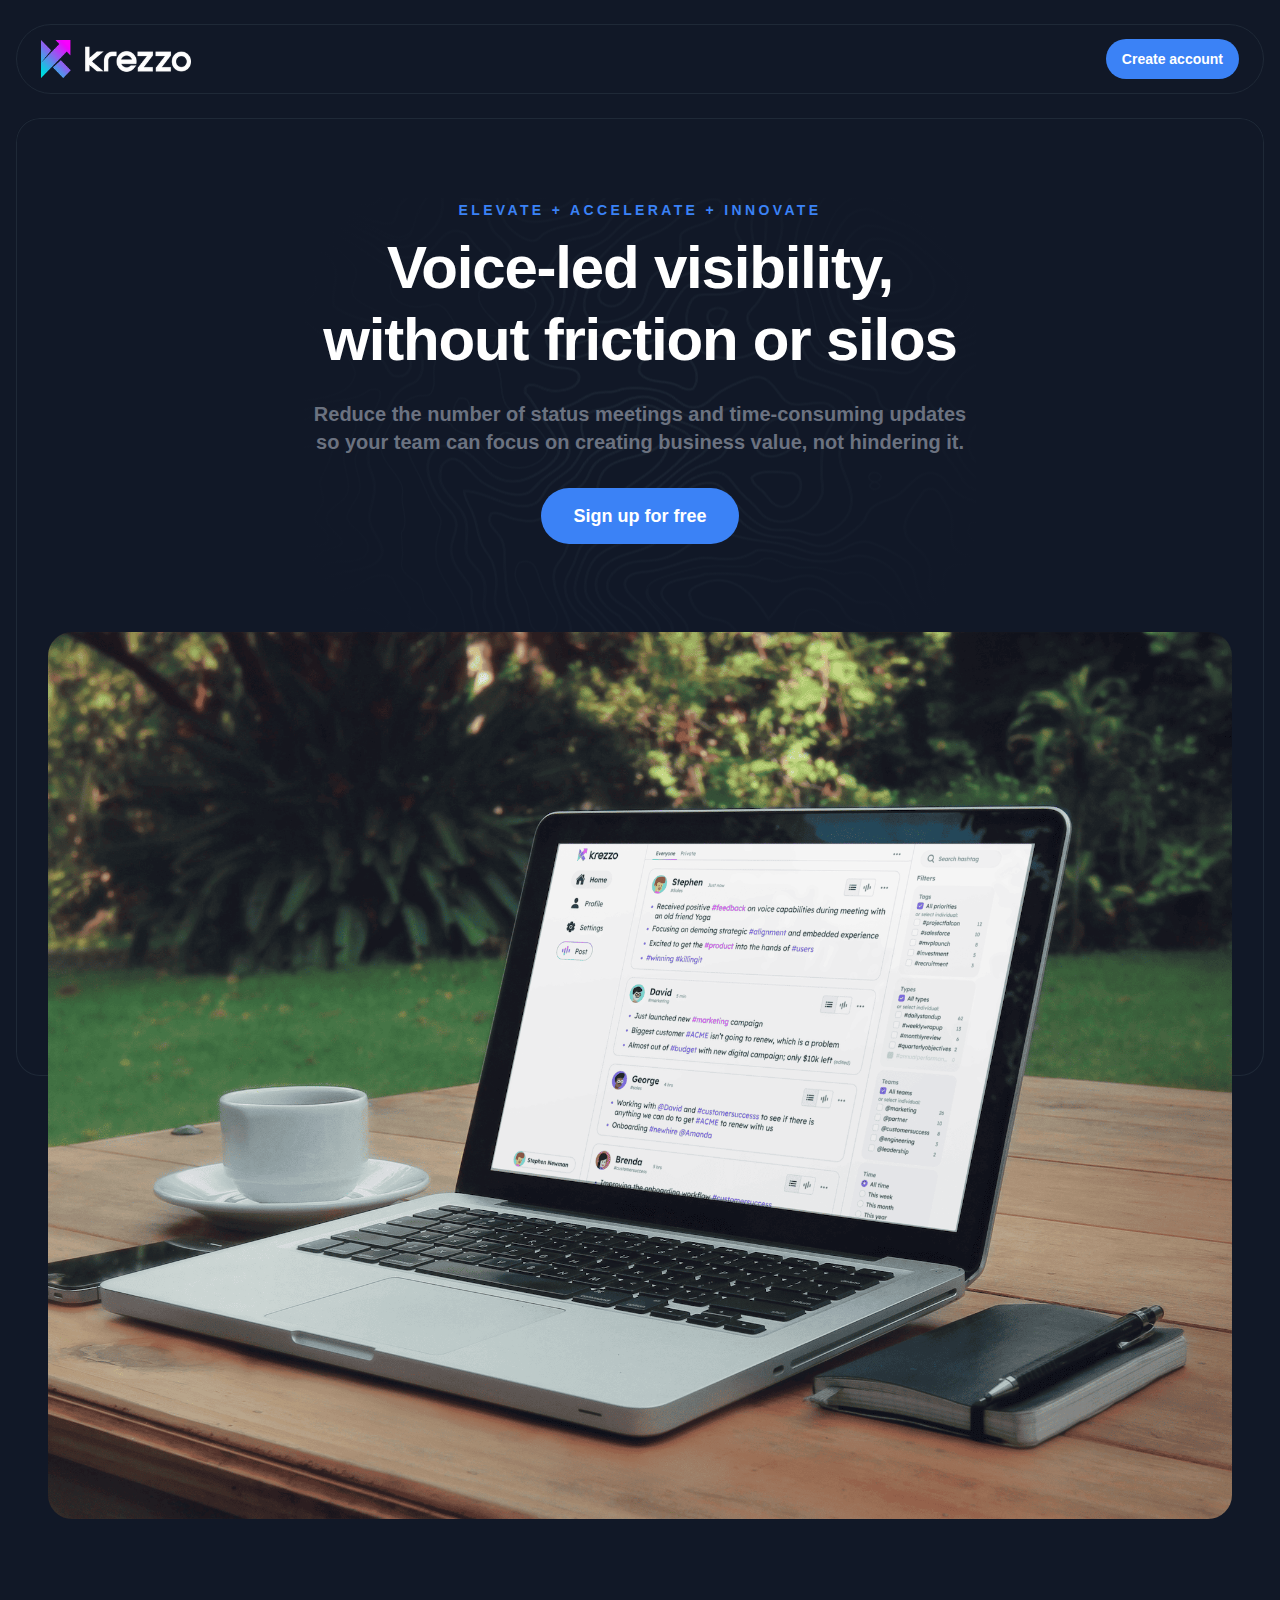
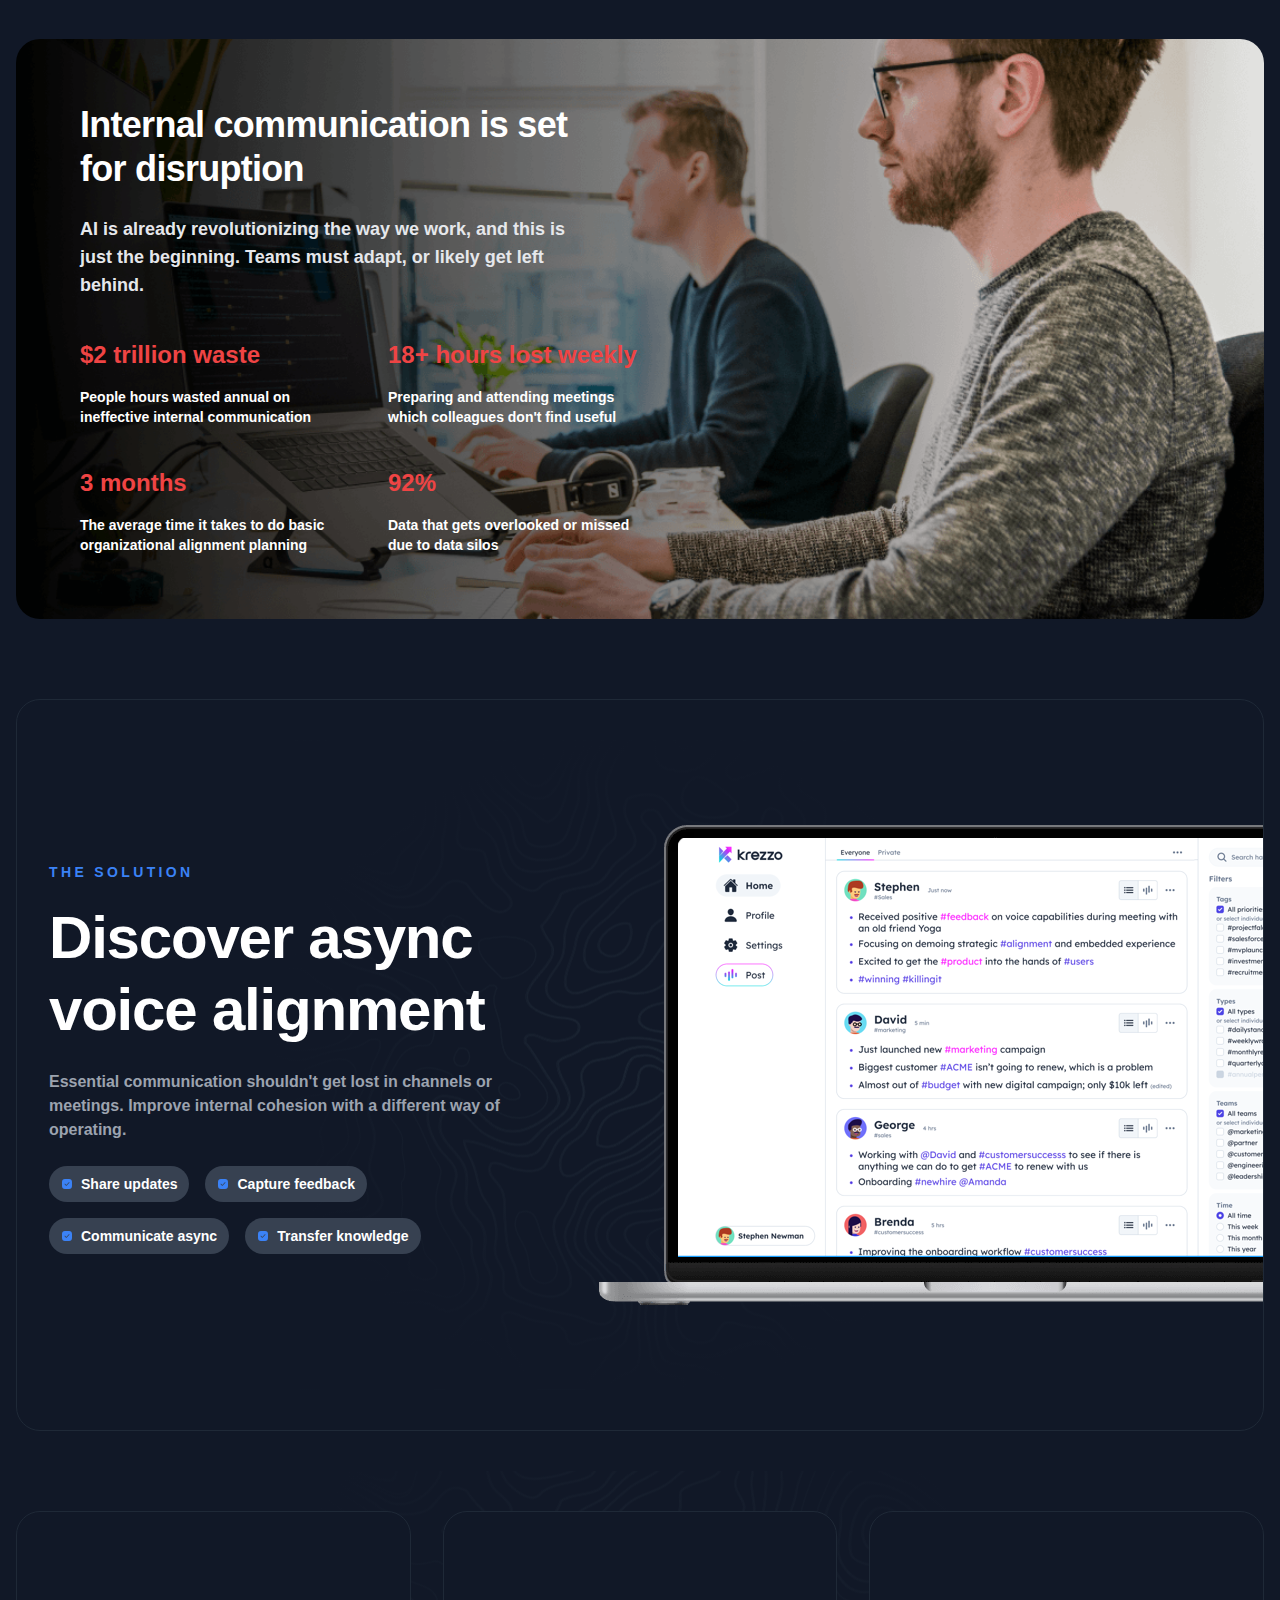
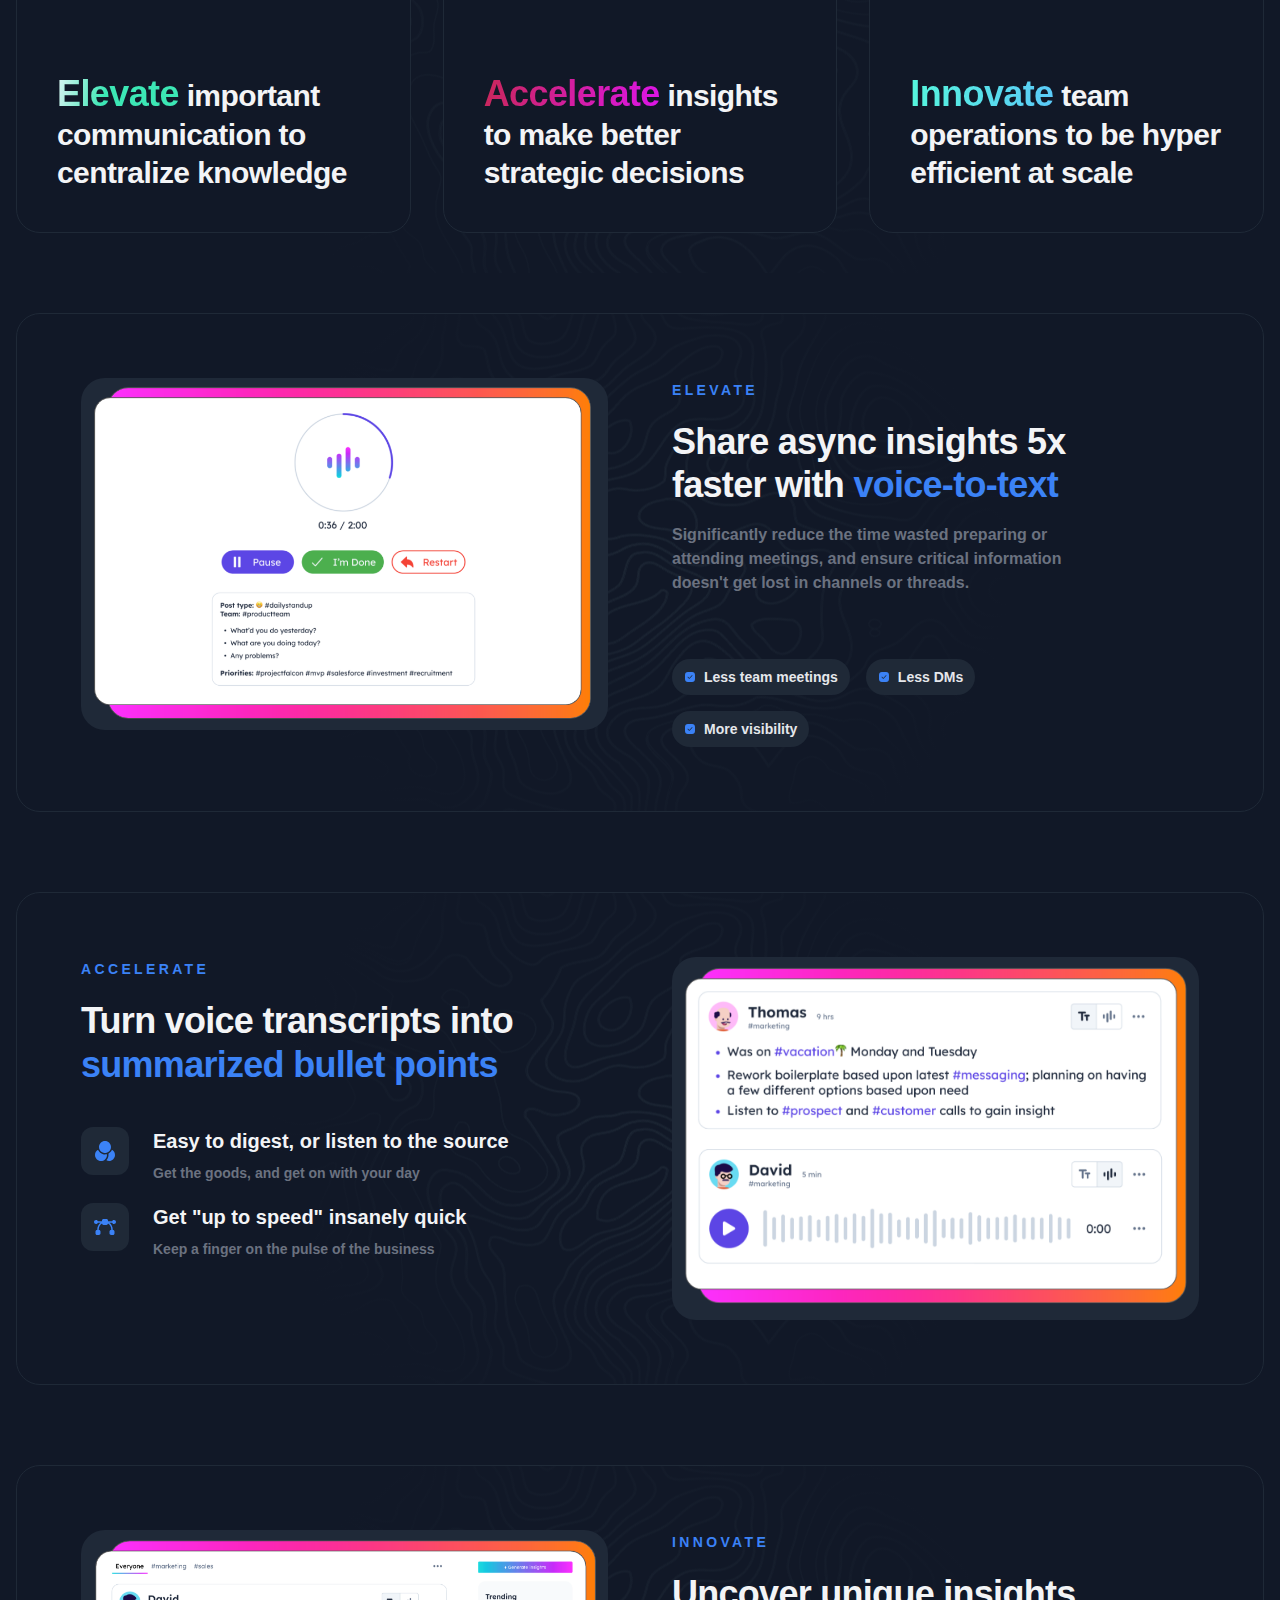
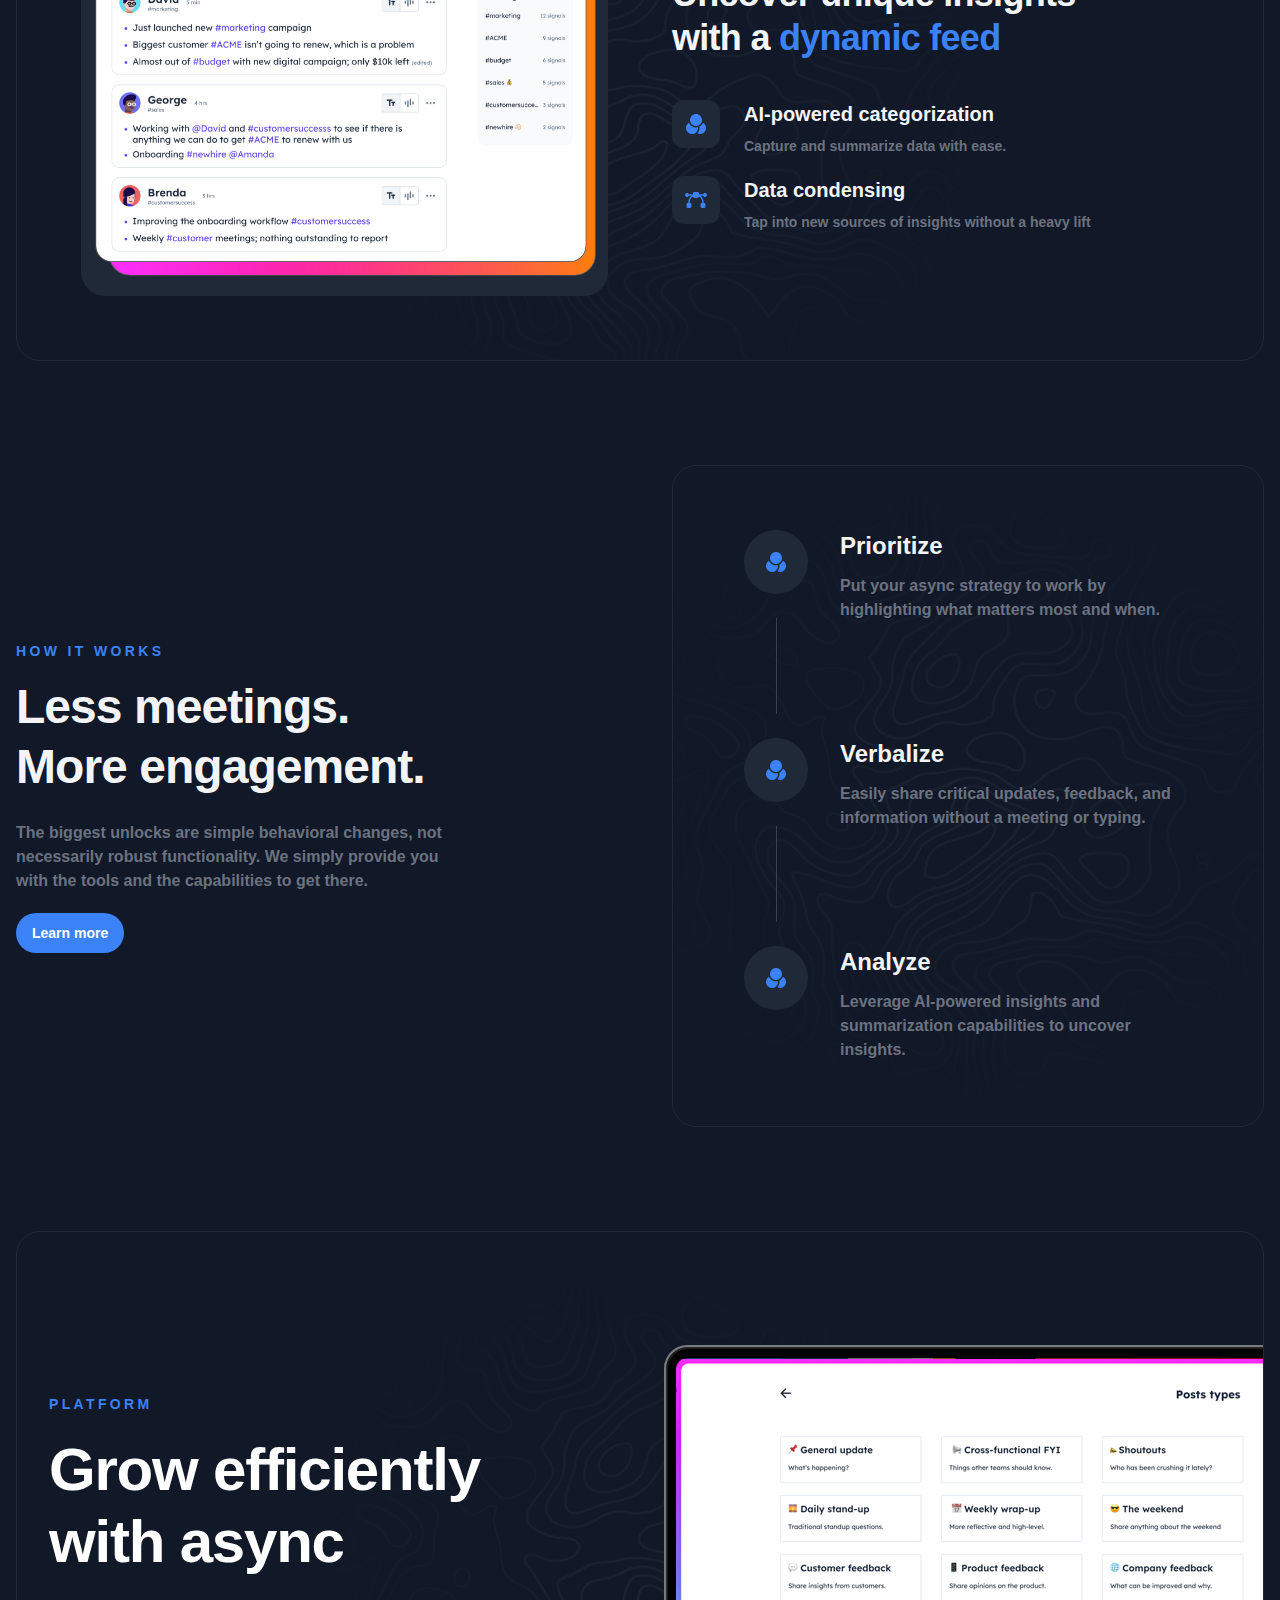
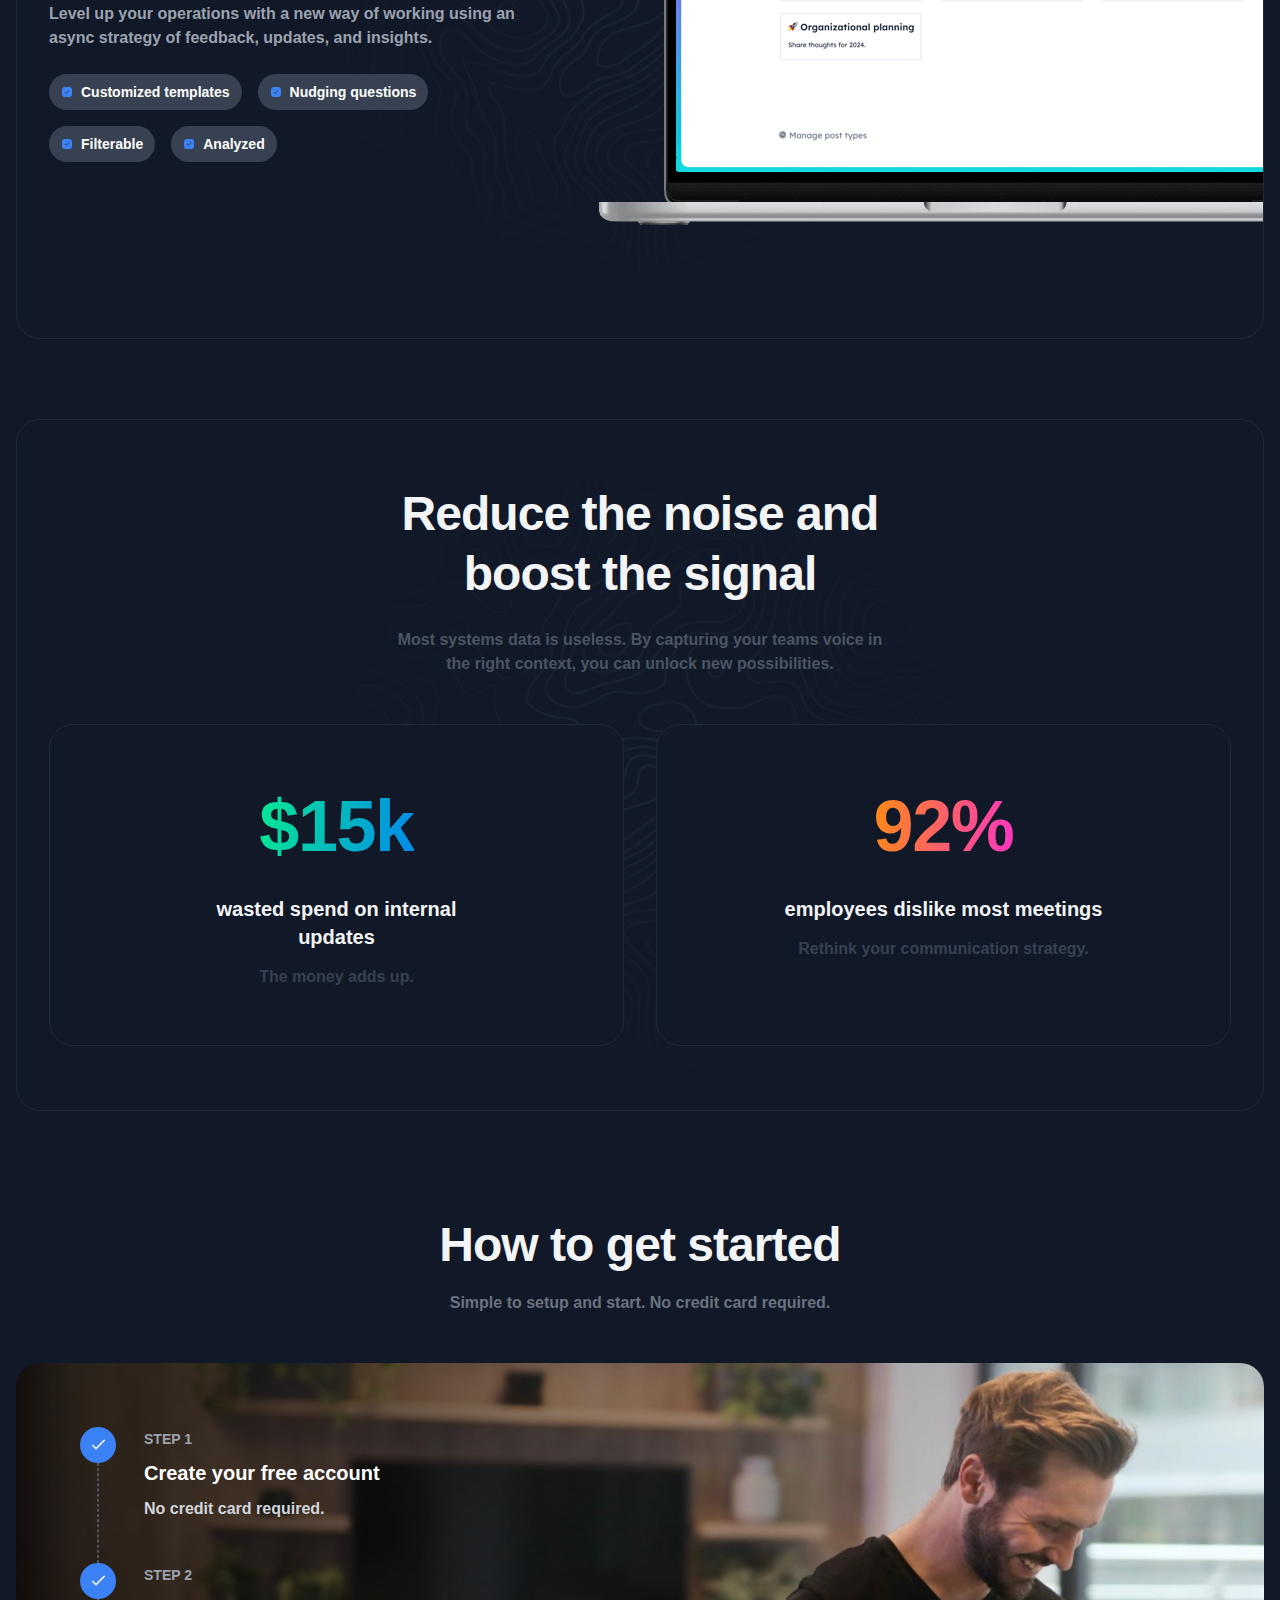
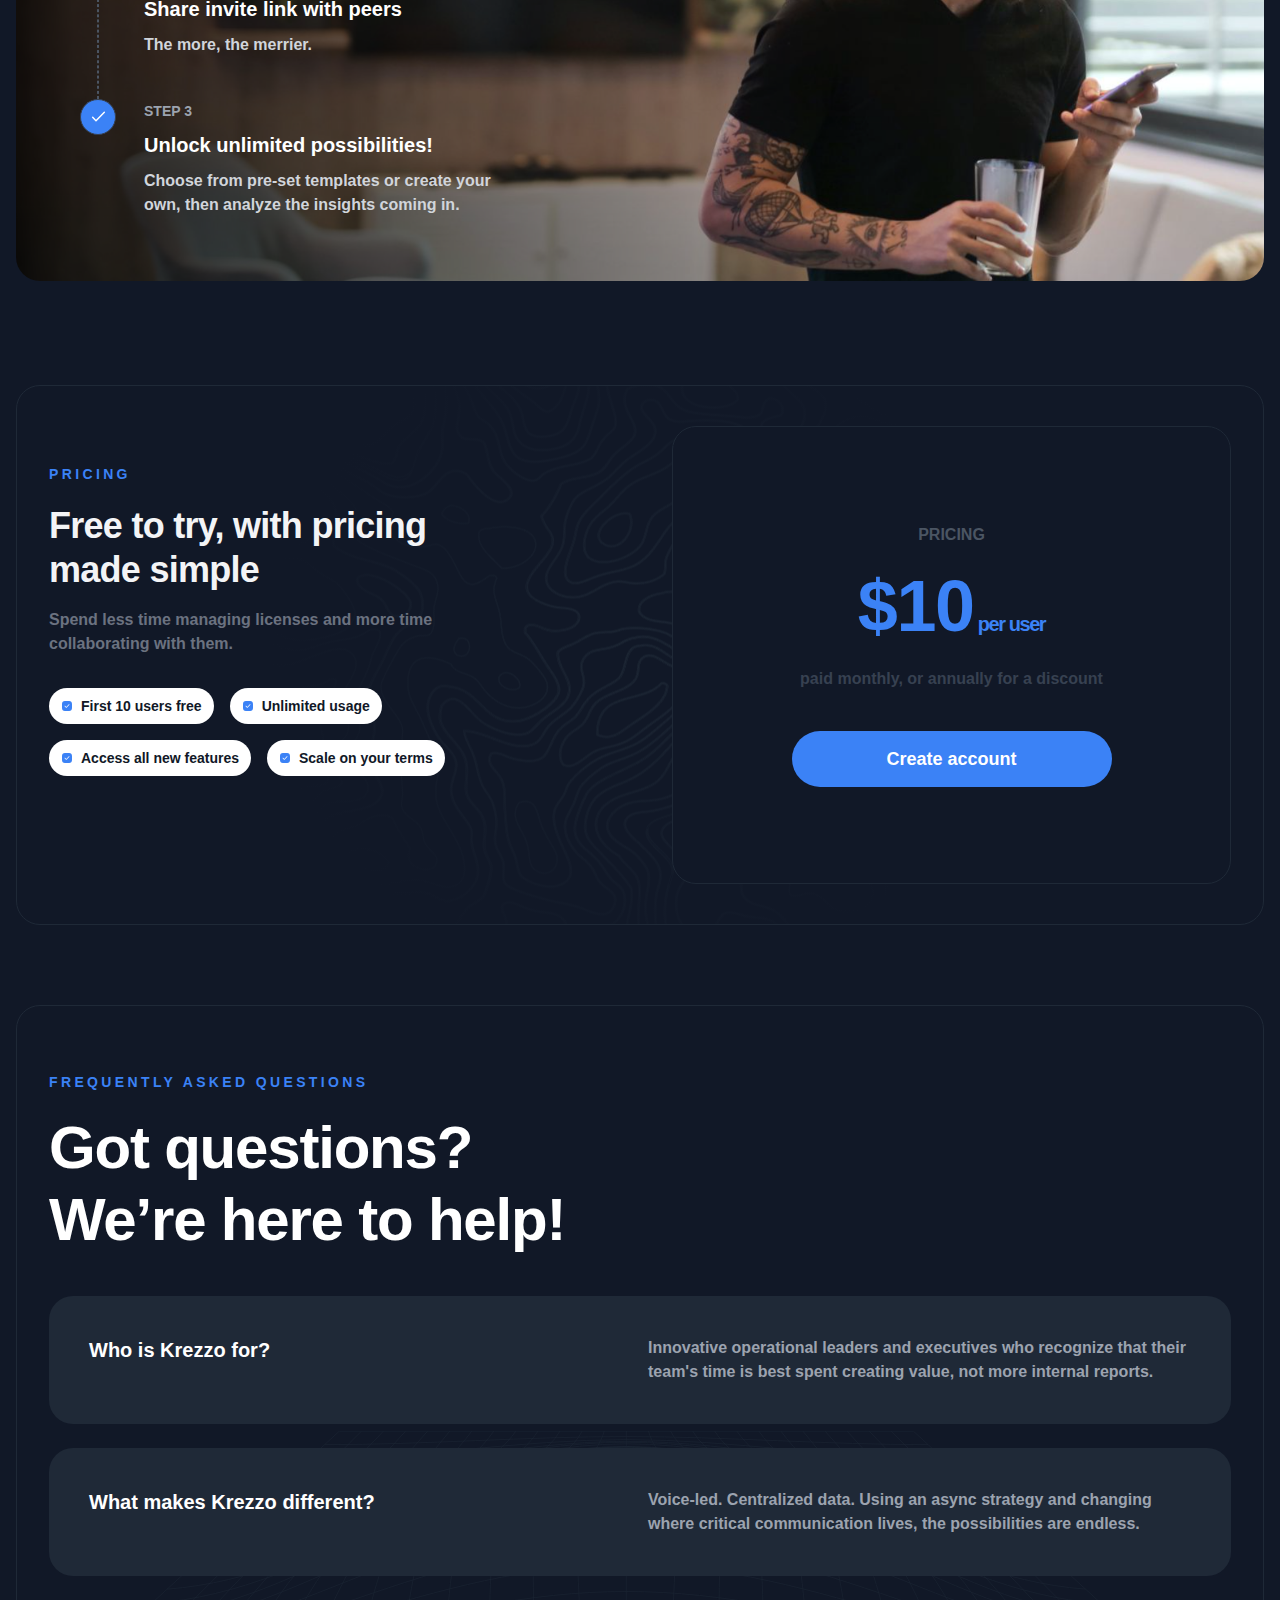
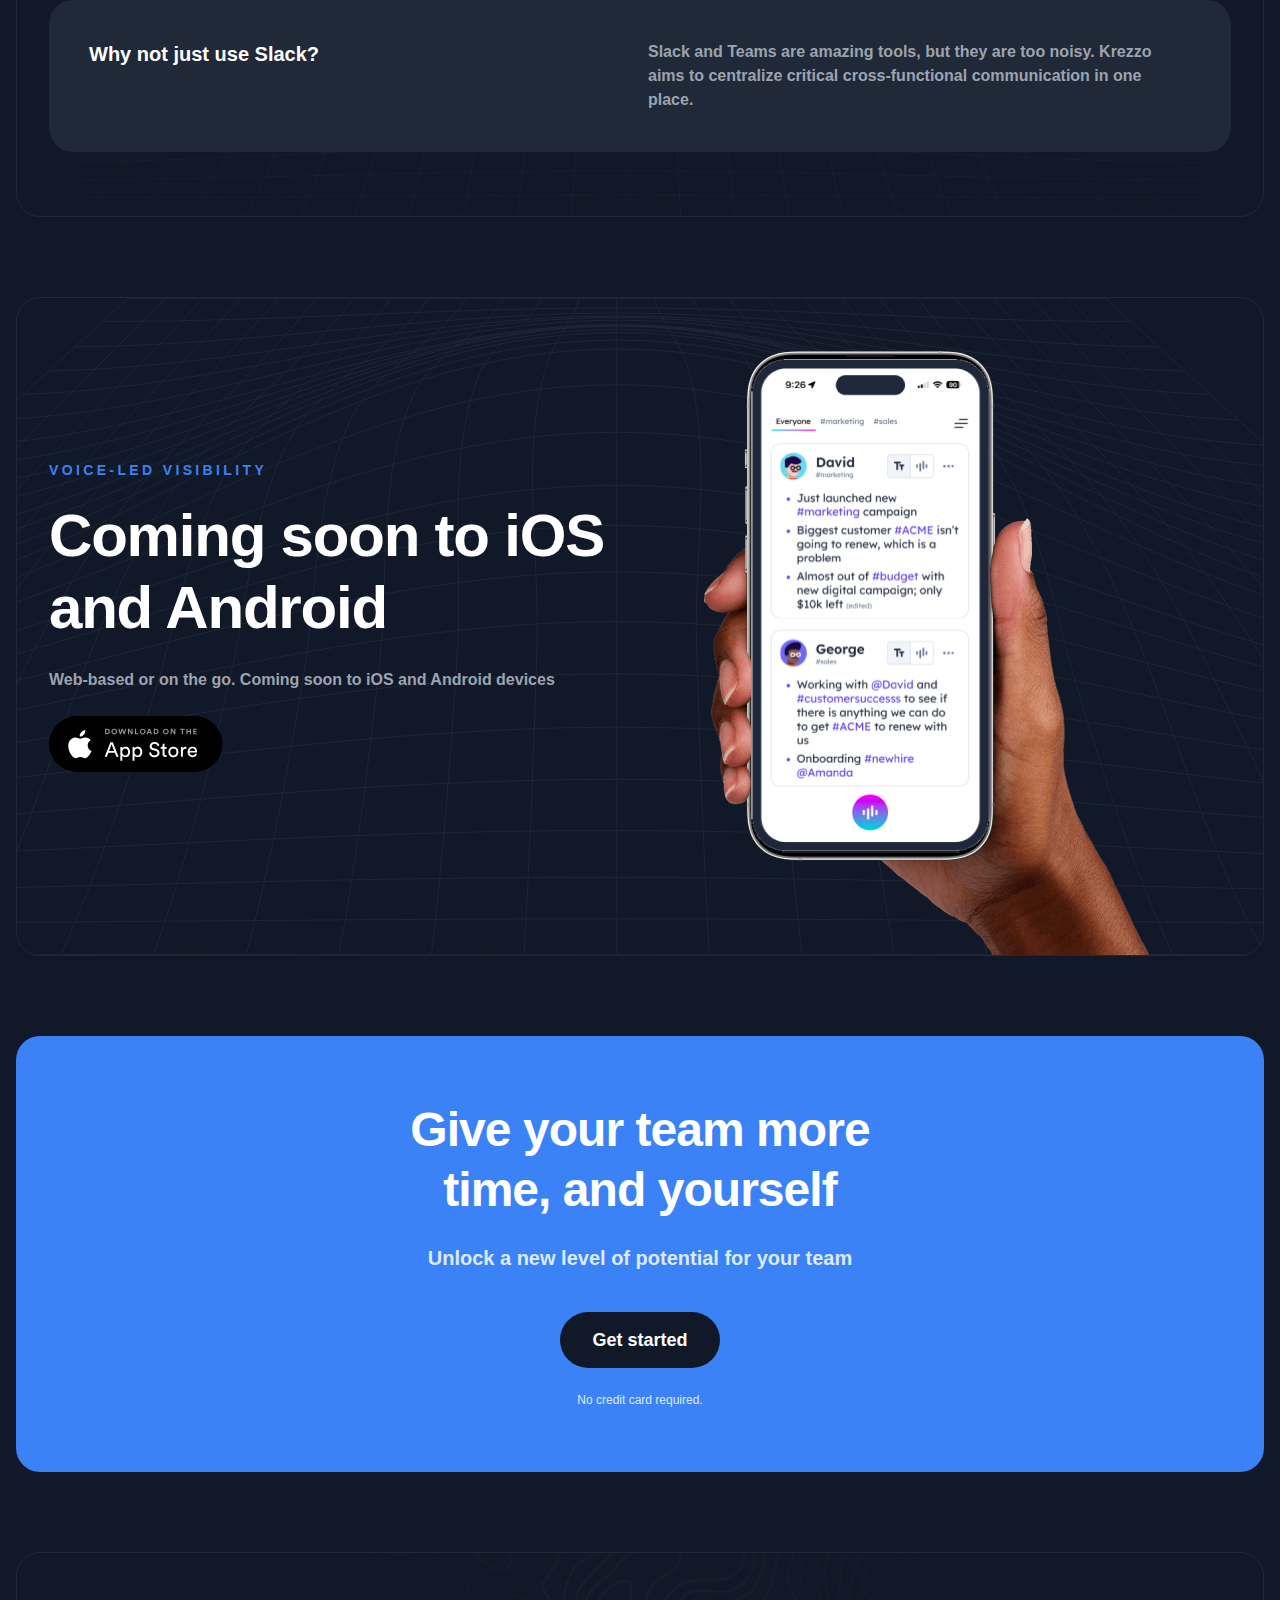
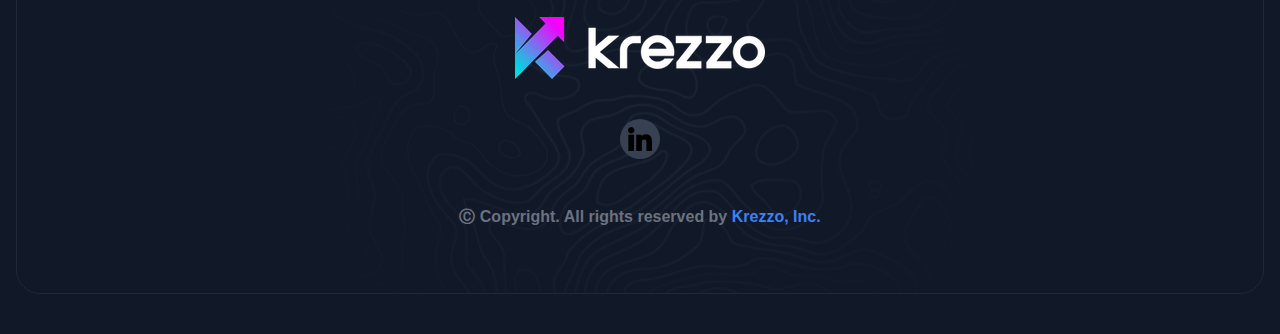
<file: public/index.html>
<!DOCTYPE html>
<html lang="en">
<head>
    <title>Krezzo | Powering voice-led visibility</title>
    <meta charset="utf-8">
    <meta name="description" content="Tap into the power of your team&#039;s voice using Krezzo&#039;s voice-led communication platform, designed to turn your new async strategy into a competitive advantage.">
    <meta name="viewport" content="width=device-width, initial-scale=1, shrink-to-fit=no">
    <link rel="preconnect" href="https://fonts.gstatic.com">
    <link href="https://fonts.cdnfonts.com/css/satoshi?styles=135009,135005,135007,135002,135000" rel="stylesheet">
    <link rel="stylesheet" href="css/tailwind/tailwind.min.css">
    <link rel="stylesheet" href="css/main.css">
    <link rel="icon" type="image/png" sizes="32x32" href="shuffle-for-tailwind.png">
    <script src="js/main.js"></script>
</head>
<body class="antialiased bg-body text-body font-body">
    <div class="">
                
      <section class="pt-6 pb-20 bg-gray-900 overflow-hidden">
        <div class="container mx-auto px-4">
          <div class="mb-6">
            <div class="flex items-center justify-between px-6 py-3.5 bg-gray-900 border border-gray-800 rounded-full w-full md:w-auto p-2">
              <div class="w-auto">
                <div class="flex flex-wrap items-center">
                  <div class="w-auto"><a href=""><img src="images/250.png" alt="" class="image-med"></a></div>
                </div>
              </div>
              <div class="w-auto">
                <div class="flex flex-wrap items-center">
                  <div class="w-auto hidden lg:block">
                    
                  </div>
                </div>
              </div>
              <div class="w-auto">
                <div class="flex flex-wrap items-center">
                  <div class="w-auto hidden lg:block">
                    <div class="flex flex-wrap -m-2">
                      <div class="w-full md:w-auto p-2"></div>
                      <div class="w-full md:w-auto p-2"><a class="block w-full px-4 py-2.5 text-sm text-center text-white font-bold bg-blue-500 hover:bg-blue-600 focus:ring-4 focus:ring-blue-200 rounded-full" href="https://use.krezzo.com/sign-up">Create account</a></div>
                    </div>
                  </div>
                  <div class="w-auto lg:hidden"><a class="inline-block" href="#">
                      <svg class="navbar-burger text-blue-500" width="45" height="45" viewbox="0 0 56 56" fill="none" xmlns="http://www.w3.org/2000/svg">
                        <rect width="56" height="56" rx="28" fill="currentColor"></rect>
                        <path d="M37 32H19M37 24H19" stroke="white" stroke-width="1.5" stroke-linecap="round" stroke-linejoin="round"></path>
                      </svg></a></div>
                </div>
              </div>
            </div>
            <div class="hidden navbar-menu fixed top-0 left-0 bottom-0 w-4/6 sm:max-w-xs z-50">
              <div class="navbar-backdrop fixed inset-0 bg-gray-800 opacity-80"></div>
              <nav class="relative z-10 px-9 pt-8 bg-gray-800 h-full overflow-y-auto">
                <div class="flex flex-wrap justify-between h-full">
                  <div class="w-full">
                    <div class="flex items-center justify-between -m-2">
                      <div class="w-auto p-2"><a class="inline-block" href="#"><img src="images/250.png" alt="" class="smaller"></a></div>
                      <div class="w-auto p-2"><a class="inline-block navbar-burger" href="#">
                          <svg width="24" height="24" viewbox="0 0 24 24" fill="none" xmlns="http://www.w3.org/2000/svg">
                            <path d="M6 18L18 6M6 6L18 18" stroke="#ffffff" stroke-width="2" stroke-linecap="round" stroke-linejoin="round"></path>
                          </svg></a></div>
                    </div>
                  </div>
                  <div class="flex flex-col justify-center py-8 w-full">
                    
                  </div>
                  <div class="flex flex-col justify-end w-full pb-8">
                    <div class="flex flex-wrap -m-2">
                      <div class="w-full p-2"><a class="block w-full px-4 py-2.5 text-sm text-center text-white font-bold bg-gray-800 hover:bg-gray-900 focus:ring-4 focus:ring-gray-500 border border-gray-700 rounded-full" href="https://use.krezzo.com/">Log In</a></div>
                      <div class="w-full p-2"><a class="block w-full px-4 py-2.5 text-sm text-center text-white font-bold bg-blue-500 hover:bg-blue-600 focus:ring-4 focus:ring-blue-200 rounded-full" href="https://use.krezzo.com/sign-up">Get Started</a></div>
                    </div>
                  </div>
                </div>
              </nav>
            </div>
          </div>
          <div class="relative bg-gray-900 overflow-hidden rounded-t-3xl">
            <div class="absolute w-full h-full bg-gray-900 border-t border-l border-r border-gray-800 rounded-t-3xl"></div>
            <div class="relative px-8 pt-20">
              <div class="relative md:max-w-2xl text-center mx-auto overflow-hidden">
                <div class="absolute top-1/2 left-1/2 min-w-max transform -translate-x-1/2 -translate-y-1/2">
                  <div class="absolute bg-gradient-radial-dark w-full h-full"></div>
      <img src="zanrly-assets/images/pattern-dark.png" alt="">
                </div>
                <div class="relative">
      <span class="inline-block mb-3 text-sm text-blue-500 font-bold uppercase tracking-widest">Elevate + accelerate + innovate</span>
                  <h1 class="font-heading mb-6 text-5xl lg:text-6xl text-white font-black tracking-tight">Voice-led visibility, without friction or silos</h1>
                  <p class="mb-8 text-xl text-gray-500 font-bold">Reduce the number of status meetings and time-consuming updates so your team can focus on creating business value, not hindering it.</p>
                  <div class="flex flex-wrap justify-center mb-20 -m-2">
                    <div class="w-full md:w-auto p-2"><a class="block w-full px-8 py-3.5 text-lg text-center text-white font-bold bg-blue-500 hover:bg-blue-600 focus:ring-4 focus:ring-blue-200 rounded-full" href="https://use.krezzo.com/sign-up">Sign up for free</a></div>
                  </div>
                </div>
              </div>
            </div>
            <div class="relative">
              <div class="relative z-20 px-8 max-w-max mx-auto">
      <img src="images/krezzo-voice-alignment-platform-1-2.png" alt="" class="rounded-3xl">
      </div>
              <div class="absolute left-0 top-0 w-full h-1/2 bg-gray-900">
                <div class="h-full bg-gray-900 border-b border-l border-r border-gray-800 rounded-b-3xl"></div>
              </div>
              <div class="absolute left-0 bottom-0 w-full h-1/2 bg-gray-900"></div>
            </div>
          </div>
        </div>
      </section>
                
      <section class="py-10 overflow-hidden bg-gray-900">
        <div class="container mx-auto px-4">
          <div class="py-16 px-8 md:px-16 overflow-hidden rounded-3xl" style="background-image: url('zanrly-assets/images/how-it-works/work.png'); background-size: cover; background-position: center; background-repeat: no-repeat;">
            <div class="max-w-7xl mx-auto">
              <div class="max-w-lg">
                <h2 class="font-heading mb-6 text-white font-black tracking-tight text-4xl">Internal communication is set for disruption</h2>
                <p class="mb-10 text-lg text-gray-200 font-bold">AI is already revolutionizing the way we work, and this is just the beginning. Teams must adapt, or likely get left behind.</p>
              </div>
              <div class="md:max-w-xl">
                <div class="flex flex-wrap -m-5">
                  <div class="w-full md:w-1/2 p-5">
                    <h3 class="font-heading mb-4 text-2xl font-black text-red-500">$2 trillion waste</h3>
                    <p class="text-sm text-white font-bold">People hours wasted annual on ineffective internal communication</p>
                  </div>
                  <div class="w-full md:w-1/2 p-5">
                    <h3 class="font-heading mb-4 text-2xl font-black text-red-500">18+ hours lost weekly</h3>
                    <p class="text-sm text-white font-bold">Preparing and attending meetings which colleagues don't find useful</p>
                  </div>
                  <div class="w-full md:w-1/2 p-5">
                    <h3 class="font-heading mb-4 text-2xl font-black text-red-500">3 months</h3>
                    <p class="text-sm text-white font-bold">The average time it takes to do basic organizational alignment planning</p>
                  </div>
                  <div class="w-full md:w-1/2 p-5">
                    <h3 class="font-heading mb-4 text-2xl font-black text-red-500">92%</h3>
                    <p class="text-sm text-white font-bold">Data that gets overlooked or missed due to data silos</p>
                  </div>
                </div>
              </div>
            </div>
          </div>
        </div>
      </section>
                
      <section class="py-10 bg-gray-900 overflow-hidden">
        <div class="container mx-auto px-4">
          <div class="relative pt-16 lg:pt-40 lg:pb-44 bg-gray-900 overflow-hidden border border-gray-800 rounded-3xl">
            <div class="absolute top-1/2 left-1/2 min-w-max transform -translate-x-1/2 -translate-y-1/2">
              <div class="absolute bg-gradient-radial-dark w-full h-full"></div>
      <img src="zanrly-assets/images/applications/pattern-wave-dark.png" alt="">
            </div>
            <div class="relative z-10 max-w-7xl mx-auto">
              <div class="flex flex-wrap items-center -m-8">
                <div class="w-full md:w-1/2 p-8 mb-16 lg:mb-0">
                  <div class="md:max-w-xl px-8">
      <span class="inline-block mb-5 text-sm text-blue-500 font-bold uppercase tracking-widest">The SOLUTION</span>
                    <h2 class="font-heading mb-6 text-4xl md:text-5xl lg:text-6xl text-white font-black tracking-tight">Discover async voice alignment</h2>
                    <p class="mb-6 text-gray-400 font-bold">Essential communication shouldn't get lost in channels or meetings. Improve internal cohesion with a different way of operating.</p>
                    <div class="md:max-w-md">
                      <div class="flex flex-wrap -m-2">
                        <div class="w-auto p-2">
                          <div class="flex flex-wrap px-3 py-2 bg-gray-700 rounded-full">
                            <div class="w-auto mr-2 pt-1">
                              <svg width="12" height="12" viewbox="0 0 12 12" fill="none" xmlns="http://www.w3.org/2000/svg">
                                <path d="M8.095 1H3.905C2.085 1 1 2.085 1 3.905V8.09C1 9.915 2.085 11 3.905 11H8.09C9.91 11 10.995 9.915 10.995 8.095V3.905C11 2.085 9.915 1 8.095 1ZM8.39 4.85L5.555 7.685C5.485 7.755 5.39 7.795 5.29 7.795C5.19 7.795 5.095 7.755 5.025 7.685L3.61 6.27C3.465 6.125 3.465 5.885 3.61 5.74C3.755 5.595 3.995 5.595 4.14 5.74L5.29 6.89L7.86 4.32C8.005 4.175 8.245 4.175 8.39 4.32C8.535 4.465 8.535 4.7 8.39 4.85Z" fill="#3B82F6"></path>
                              </svg>
                            </div>
                            <div class="flex-1">
                              <p class="text-sm text-white font-bold">Share updates</p>
                            </div>
                          </div>
                        </div>
                        <div class="w-auto p-2">
                          <div class="flex flex-wrap px-3 py-2 bg-gray-700 rounded-full">
                            <div class="w-auto mr-2 pt-1">
                              <svg width="12" height="12" viewbox="0 0 12 12" fill="none" xmlns="http://www.w3.org/2000/svg">
                                <path d="M8.095 1H3.905C2.085 1 1 2.085 1 3.905V8.09C1 9.915 2.085 11 3.905 11H8.09C9.91 11 10.995 9.915 10.995 8.095V3.905C11 2.085 9.915 1 8.095 1ZM8.39 4.85L5.555 7.685C5.485 7.755 5.39 7.795 5.29 7.795C5.19 7.795 5.095 7.755 5.025 7.685L3.61 6.27C3.465 6.125 3.465 5.885 3.61 5.74C3.755 5.595 3.995 5.595 4.14 5.74L5.29 6.89L7.86 4.32C8.005 4.175 8.245 4.175 8.39 4.32C8.535 4.465 8.535 4.7 8.39 4.85Z" fill="#3B82F6"></path>
                              </svg>
                            </div>
                            <div class="flex-1">
                              <p class="text-sm text-white font-bold">Capture feedback</p>
                            </div>
                          </div>
                        </div>
                        <div class="w-auto p-2">
                          <div class="flex flex-wrap px-3 py-2 bg-gray-700 rounded-full">
                            <div class="w-auto mr-2 pt-1">
                              <svg width="12" height="12" viewbox="0 0 12 12" fill="none" xmlns="http://www.w3.org/2000/svg">
                                <path d="M8.095 1H3.905C2.085 1 1 2.085 1 3.905V8.09C1 9.915 2.085 11 3.905 11H8.09C9.91 11 10.995 9.915 10.995 8.095V3.905C11 2.085 9.915 1 8.095 1ZM8.39 4.85L5.555 7.685C5.485 7.755 5.39 7.795 5.29 7.795C5.19 7.795 5.095 7.755 5.025 7.685L3.61 6.27C3.465 6.125 3.465 5.885 3.61 5.74C3.755 5.595 3.995 5.595 4.14 5.74L5.29 6.89L7.86 4.32C8.005 4.175 8.245 4.175 8.39 4.32C8.535 4.465 8.535 4.7 8.39 4.85Z" fill="#3B82F6"></path>
                              </svg>
                            </div>
                            <div class="flex-1">
                              <p class="text-sm text-white font-bold">Communicate async</p>
                            </div>
                          </div>
                        </div>
                        <div class="w-auto p-2">
                          <div class="flex flex-wrap px-3 py-2 bg-gray-700 rounded-full">
                            <div class="w-auto mr-2 pt-1">
                              <svg width="12" height="12" viewbox="0 0 12 12" fill="none" xmlns="http://www.w3.org/2000/svg">
                                <path d="M8.095 1H3.905C2.085 1 1 2.085 1 3.905V8.09C1 9.915 2.085 11 3.905 11H8.09C9.91 11 10.995 9.915 10.995 8.095V3.905C11 2.085 9.915 1 8.095 1ZM8.39 4.85L5.555 7.685C5.485 7.755 5.39 7.795 5.29 7.795C5.19 7.795 5.095 7.755 5.025 7.685L3.61 6.27C3.465 6.125 3.465 5.885 3.61 5.74C3.755 5.595 3.995 5.595 4.14 5.74L5.29 6.89L7.86 4.32C8.005 4.175 8.245 4.175 8.39 4.32C8.535 4.465 8.535 4.7 8.39 4.85Z" fill="#3B82F6"></path>
                              </svg>
                            </div>
                            <div class="flex-1">
                              <p class="text-sm text-white font-bold">Transfer knowledge</p>
                            </div>
                          </div>
                        </div>
                      </div>
                    </div>
                  </div>
                </div>
              </div>
            </div>
      <img class="relative z-10 md:absolute md:top-1/2 md:right-0 md:w-1/2 md:transform md:-translate-y-1/2 xl:w-auto mx-auto md:mr-0 pl-8 pb-8 md:pl-0 md:pb-0" src="images/mockup-3.png" alt="">
          </div>
        </div>
      </section>
                
      <section class="py-10 bg-gray-900 overflow-hidden">
        <div class="container mx-auto px-4">
          <div class="relative">
            <div class="absolute top-1/2 left-1/2 min-w-max transform -translate-x-1/2 -translate-y-1/2">
              <div class="absolute bg-gradient-radial-dark w-full h-full"></div>
      <img src="zanrly-assets/images/pattern-dark.png" alt="">
            </div>
            <div class="relative flex flex-wrap -m-4">
              <div class="w-full md:w-1/3 p-4">
                <div class="flex flex-col justify-end p-10 pt-20 lg:pt-40 bg-gray-900 h-full border border-gray-800 rounded-3xl">
                  <h2 class="font-heading text-3xl text-gray-100 font-bold tracking-tight">
      <span> </span><span class="text-4xl font-black text-transparent bg-clip-text bg-gradient-green">Elevate</span><span> important communication to centralize knowledge</span>
      </h2>
                </div>
              </div>
              <div class="w-full md:w-1/3 p-4">
                <div class="flex flex-col justify-end p-10 pt-20 lg:pt-40 bg-gray-900 h-full border border-gray-800 rounded-3xl">
                  <h2 class="font-heading text-3xl text-gray-100 font-bold tracking-tight">
      <span> </span><span class="text-4xl font-black text-transparent bg-clip-text bg-gradient-pink">Accelerate</span><span> insights to make better strategic decisions</span>
      </h2>
                </div>
              </div>
              <div class="w-full md:w-1/3 p-4">
                <div class="flex flex-col justify-end p-10 pt-20 lg:pt-40 bg-gray-900 h-full border border-gray-800 rounded-3xl">
                  <h2 class="font-heading text-3xl text-gray-100 font-bold tracking-tight">
      <span> </span><span class="text-4xl font-black text-transparent bg-clip-text bg-gradient-aqua">Innovate</span><span> team operations to be hyper efficient at scale</span>
      </h2>
                </div>
              </div>
            </div>
          </div>
        </div>
      </section>
                
      <section class="py-10 bg-gray-900 overflow-hidden">
        <div class="container mx-auto px-4">
          <div class="relative py-16 px-8 md:px-16 bg-gray-900 overflow-hidden border border-gray-800 rounded-3xl">
            <div class="absolute top-1/2 left-1/2 min-w-max transform -translate-x-1/2 -translate-y-1/2">
              <div class="absolute bg-gradient-radial-dark w-full h-full"></div>
      <img src="zanrly-assets/images/pattern-dark.png" alt="">
            </div>
            <div class="relative">
              <div class="flex flex-wrap -m-8">
                <div class="w-full md:w-1/2 p-8"><img class="mx-auto md:ml-0 rounded-3xl" src="images/Screenshot-2023-12-29-at-1-59-07-PM.png" alt=""></div>
                <div class="w-full md:w-1/2 p-8">
                  <div class="md:max-w-md">
      <span class="inline-block mb-5 text-sm text-blue-500 font-bold uppercase tracking-widest">ELEVATE</span>
                    <h2 class="font-heading mb-4 text-4xl text-gray-100 font-black tracking-tight">
      <span>Share async insights 5x faster with </span><span class="text-blue-500">voice-to-text</span>
      </h2>
                    <p class="mb-16 text-gray-500 font-bold">Significantly reduce the time wasted preparing or attending meetings, and ensure critical information doesn't get lost in channels or threads.</p>
                    <div class="flex flex-wrap -m-2">
                      <div class="w-auto p-2">
                        <div class="flex flex-wrap px-3 py-2 bg-gray-800 rounded-full">
                          <div class="w-auto mr-2 pt-1">
                            <svg width="12" height="12" viewbox="0 0 12 12" fill="none" xmlns="http://www.w3.org/2000/svg">
                              <path d="M8.095 1H3.905C2.085 1 1 2.085 1 3.905V8.09C1 9.915 2.085 11 3.905 11H8.09C9.91 11 10.995 9.915 10.995 8.095V3.905C11 2.085 9.915 1 8.095 1ZM8.39 4.85L5.555 7.685C5.485 7.755 5.39 7.795 5.29 7.795C5.19 7.795 5.095 7.755 5.025 7.685L3.61 6.27C3.465 6.125 3.465 5.885 3.61 5.74C3.755 5.595 3.995 5.595 4.14 5.74L5.29 6.89L7.86 4.32C8.005 4.175 8.245 4.175 8.39 4.32C8.535 4.465 8.535 4.7 8.39 4.85Z" fill="#3B82F6"></path>
                            </svg>
                          </div>
                          <div class="flex-1">
                            <p class="text-sm text-gray-200 font-bold">Less team meetings</p>
                          </div>
                        </div>
                      </div>
                      <div class="w-auto p-2">
                        <div class="flex flex-wrap px-3 py-2 bg-gray-800 rounded-full">
                          <div class="w-auto mr-2 pt-1">
                            <svg width="12" height="12" viewbox="0 0 12 12" fill="none" xmlns="http://www.w3.org/2000/svg">
                              <path d="M8.095 1H3.905C2.085 1 1 2.085 1 3.905V8.09C1 9.915 2.085 11 3.905 11H8.09C9.91 11 10.995 9.915 10.995 8.095V3.905C11 2.085 9.915 1 8.095 1ZM8.39 4.85L5.555 7.685C5.485 7.755 5.39 7.795 5.29 7.795C5.19 7.795 5.095 7.755 5.025 7.685L3.61 6.27C3.465 6.125 3.465 5.885 3.61 5.74C3.755 5.595 3.995 5.595 4.14 5.74L5.29 6.89L7.86 4.32C8.005 4.175 8.245 4.175 8.39 4.32C8.535 4.465 8.535 4.7 8.39 4.85Z" fill="#3B82F6"></path>
                            </svg>
                          </div>
                          <div class="flex-1">
                            <p class="text-sm text-gray-200 font-bold">Less DMs</p>
                          </div>
                        </div>
                      </div>
                      <div class="w-auto p-2">
                        <div class="flex flex-wrap px-3 py-2 bg-gray-800 rounded-full">
                          <div class="w-auto mr-2 pt-1">
                            <svg width="12" height="12" viewbox="0 0 12 12" fill="none" xmlns="http://www.w3.org/2000/svg">
                              <path d="M8.095 1H3.905C2.085 1 1 2.085 1 3.905V8.09C1 9.915 2.085 11 3.905 11H8.09C9.91 11 10.995 9.915 10.995 8.095V3.905C11 2.085 9.915 1 8.095 1ZM8.39 4.85L5.555 7.685C5.485 7.755 5.39 7.795 5.29 7.795C5.19 7.795 5.095 7.755 5.025 7.685L3.61 6.27C3.465 6.125 3.465 5.885 3.61 5.74C3.755 5.595 3.995 5.595 4.14 5.74L5.29 6.89L7.86 4.32C8.005 4.175 8.245 4.175 8.39 4.32C8.535 4.465 8.535 4.7 8.39 4.85Z" fill="#3B82F6"></path>
                            </svg>
                          </div>
                          <div class="flex-1">
                            <p class="text-sm text-gray-200 font-bold">More visibility</p>
                          </div>
                        </div>
                      </div>
                      <div class="w-auto p-2">
                        
                      </div>
                    </div>
                  </div>
                </div>
              </div>
            </div>
          </div>
        </div>
      </section>
                
      <section class="py-10 bg-gray-900 overflow-hidden">
        <div class="container mx-auto px-4">
          <div class="relative py-16 px-8 md:px-16 bg-gray-900 overflow-hidden border border-gray-800 rounded-3xl">
            <div class="absolute top-1/2 left-1/2 min-w-max transform -translate-x-1/2 -translate-y-1/2">
              <div class="absolute bg-gradient-radial-dark w-full h-full"></div>
      <img src="zanrly-assets/images/pattern-dark.png" alt="">
            </div>
            <div class="relative flex flex-wrap -m-8">
              <div class="w-full md:w-1/2 p-8">
                <div class="md:max-w-md">
      <span class="inline-block mb-5 text-sm text-blue-500 font-bold uppercase tracking-widest">ACCELERATE</span>
                  <h2 class="font-heading mb-10 text-4xl text-gray-100 font-black tracking-tight">
      <span>Turn voice transcripts into </span><span class="text-blue-500">summarized bullet points</span>
      </h2>
                  <div class="flex flex-wrap -m-2.5">
                    <div class="w-full p-2.5">
                      <div class="flex flex-wrap -m-3">
                        <div class="w-auto p-3">
                          <div class="flex items-center justify-center w-12 h-12 bg-gray-800 rounded-xl">
                            <svg width="24" height="24" viewbox="0 0 24 24" fill="none" xmlns="http://www.w3.org/2000/svg">
                              <path d="M14 16C14 17.77 13.23 19.37 12 20.46C10.94 21.42 9.54 22 8 22C4.69 22 2 19.31 2 16C2 13.9753 3.01397 12.1814 4.5554 11.0973C4.80358 10.9228 5.1393 11.0422 5.27324 11.3145C6.21715 13.2332 7.95419 14.6699 10.02 15.23C10.65 15.41 11.31 15.5 12 15.5C12.4872 15.5 12.9539 15.4538 13.4074 15.3687C13.6958 15.3147 13.9828 15.4995 13.9955 15.7926C13.9985 15.8621 14 15.9314 14 16Z" fill="#3B82F6"></path>
                              <path d="M18 8C18 8.78 17.85 9.53 17.58 10.21C16.89 11.95 15.41 13.29 13.58 13.79C13.08 13.93 12.55 14 12 14C11.45 14 10.92 13.93 10.42 13.79C8.59 13.29 7.11 11.95 6.42 10.21C6.15 9.53 6 8.78 6 8C6 4.69 8.69 2 12 2C15.31 2 18 4.69 18 8Z" fill="#3B82F6"></path>
                              <path d="M22 16C22 19.31 19.31 22 16 22C15.2555 22 14.5393 21.8643 13.8811 21.6141C13.5624 21.4929 13.503 21.0851 13.7248 20.8262C14.8668 19.4938 15.5 17.786 15.5 16C15.5 15.66 15.47 15.32 15.42 15C15.3902 14.8155 15.4844 14.6342 15.6478 14.5437C16.9719 13.8107 18.0532 12.6876 18.727 11.3153C18.8609 11.0427 19.1968 10.923 19.4452 11.0978C20.9863 12.1818 22 13.9755 22 16Z" fill="#3B82F6"></path>
                            </svg>
                          </div>
                        </div>
                        <div class="flex-1 p-3">
                          <h3 class="font-heading mb-2 text-xl text-gray-100 font-black">Easy to digest, or listen to the source </h3>
                          <p class="text-sm text-gray-500 font-bold">Get the goods, and get on with your day 
      
      </p>
                        </div>
                      </div>
                    </div>
                    <div class="w-full p-2.5">
                      <div class="flex flex-wrap -m-3">
                        <div class="w-auto p-3">
                          <div class="flex items-center justify-center w-12 h-12 bg-gray-800 rounded-xl">
                            <svg width="24" height="24" viewbox="0 0 24 24" fill="none" xmlns="http://www.w3.org/2000/svg">
                              <path d="M19.14 7.72C19.43 8.47 20.15 9 21 9C22.1 9 23 8.1 23 7C23 5.9 22.1 5 21 5C20.15 5 19.43 5.53 19.14 6.28C19.09 6.27 19.05 6.25 19 6.25H15V5.5C15 4.68 14.32 4 13.5 4H10.5C9.68 4 9 4.68 9 5.5V6.25H5C4.95 6.25 4.91 6.27 4.86 6.28C4.57 5.53 3.85 5 3 5C1.9 5 1 5.9 1 7C1 8.1 1.9 9 3 9C3.85 9 4.57 8.47 4.86 7.72C4.91 7.73 4.95 7.75 5 7.75H7.57C5.52 9.27 4.25 11.79 4.25 14.5C4.25 14.67 4.26 14.83 4.28 15H4C3.17 15 2.5 15.67 2.5 16.5V18.5C2.5 19.33 3.17 20 4 20H6C6.22 20 6.42 19.95 6.61 19.86C7.13 19.64 7.5 19.11 7.5 18.5V16.5C7.5 15.67 6.83 15 6 15H5.77C5.77 14.97 5.78 14.94 5.78 14.91C5.76 14.77 5.76 14.64 5.76 14.5C5.76 12.03 7.03 9.77 9.02 8.6C9.06 9.37 9.71 10 10.5 10H13.5C14.29 10 14.94 9.37 14.99 8.6C16.98 9.77 18.25 12.04 18.25 14.5C18.25 14.64 18.24 14.77 18.23 14.91C18.23 14.94 18.24 14.97 18.24 15H18C17.17 15 16.5 15.67 16.5 16.5V18.5C16.5 19.11 16.87 19.64 17.39 19.86C17.58 19.95 17.78 20 18 20H20C20.83 20 21.5 19.33 21.5 18.5V16.5C21.5 15.67 20.83 15 20 15H19.72C19.74 14.83 19.75 14.67 19.75 14.5C19.75 11.79 18.48 9.27 16.43 7.75H19C19.05 7.75 19.09 7.73 19.14 7.72Z" fill="#3B82F6"></path>
                            </svg>
                          </div>
                        </div>
                        <div class="flex-1 p-3">
                          <h3 class="font-heading mb-2 text-xl text-gray-100 font-black">Get "up to speed" insanely quick</h3>
                          <p class="text-sm text-gray-500 font-bold">Keep a finger on the pulse of the business</p>
                        </div>
                      </div>
                    </div>
                  </div>
                </div>
              </div>
              <div class="w-full md:w-1/2 p-8"><img class="mx-auto md:mr-0 rounded-3xl" src="images/Screenshot-2023-11-06-at-4-13-16-PM.png" alt=""></div>
            </div>
          </div>
        </div>
      </section>
                
      <section class="py-10 bg-gray-900 overflow-hidden">
        <div class="container mx-auto px-4">
          <div class="relative py-16 px-8 md:px-16 bg-gray-900 overflow-hidden border border-gray-800 rounded-3xl">
            <div class="absolute top-1/2 left-1/2 min-w-max transform -translate-x-1/2 -translate-y-1/2">
              <div class="absolute bg-gradient-radial-dark w-full h-full"></div>
      <img src="zanrly-assets/images/pattern-dark.png" alt="">
            </div>
            <div class="relative flex flex-wrap -m-8">
              <div class="w-full md:w-1/2 p-8"><img class="mx-auto md:ml-0 rounded-3xl" src="images/Screenshot-2023-12-29-at-1-58-08-PM.png" alt=""></div>
              <div class="w-full md:w-1/2 p-8">
                <div class="md:max-w-md">
      <span class="inline-block mb-5 text-sm text-blue-500 font-bold uppercase tracking-widest">INNOVATE</span>
                  <h2 class="font-heading mb-10 text-4xl text-gray-100 font-black tracking-tight">
      <span>Uncover unique insights with a </span><span class="text-blue-500">dynamic feed</span>
      </h2>
                  <div class="flex flex-wrap -m-2.5">
                    <div class="w-full p-2.5">
                      <div class="flex flex-wrap -m-3">
                        <div class="w-auto p-3">
                          <div class="flex items-center justify-center w-12 h-12 bg-gray-800 rounded-xl">
                            <svg width="24" height="24" viewbox="0 0 24 24" fill="none" xmlns="http://www.w3.org/2000/svg">
                              <path d="M14 16C14 17.77 13.23 19.37 12 20.46C10.94 21.42 9.54 22 8 22C4.69 22 2 19.31 2 16C2 13.9753 3.01397 12.1814 4.5554 11.0973C4.80358 10.9228 5.1393 11.0422 5.27324 11.3145C6.21715 13.2332 7.95419 14.6699 10.02 15.23C10.65 15.41 11.31 15.5 12 15.5C12.4872 15.5 12.9539 15.4538 13.4074 15.3687C13.6958 15.3147 13.9828 15.4995 13.9955 15.7926C13.9985 15.8621 14 15.9314 14 16Z" fill="#3B82F6"></path>
                              <path d="M18 8C18 8.78 17.85 9.53 17.58 10.21C16.89 11.95 15.41 13.29 13.58 13.79C13.08 13.93 12.55 14 12 14C11.45 14 10.92 13.93 10.42 13.79C8.59 13.29 7.11 11.95 6.42 10.21C6.15 9.53 6 8.78 6 8C6 4.69 8.69 2 12 2C15.31 2 18 4.69 18 8Z" fill="#3B82F6"></path>
                              <path d="M22 16C22 19.31 19.31 22 16 22C15.2555 22 14.5393 21.8643 13.8811 21.6141C13.5624 21.4929 13.503 21.0851 13.7248 20.8262C14.8668 19.4938 15.5 17.786 15.5 16C15.5 15.66 15.47 15.32 15.42 15C15.3902 14.8155 15.4844 14.6342 15.6478 14.5437C16.9719 13.8107 18.0532 12.6876 18.727 11.3153C18.8609 11.0427 19.1968 10.923 19.4452 11.0978C20.9863 12.1818 22 13.9755 22 16Z" fill="#3B82F6"></path>
                            </svg>
                          </div>
                        </div>
                        <div class="flex-1 p-3">
                          <h3 class="font-heading mb-2 text-xl text-gray-100 font-black">AI-powered categorization</h3>
                          <p class="text-sm text-gray-500 font-bold">Capture and summarize data with ease.</p>
                        </div>
                      </div>
                    </div>
                    <div class="w-full p-2.5">
                      <div class="flex flex-wrap -m-3">
                        <div class="w-auto p-3">
                          <div class="flex items-center justify-center w-12 h-12 bg-gray-800 rounded-xl">
                            <svg width="24" height="24" viewbox="0 0 24 24" fill="none" xmlns="http://www.w3.org/2000/svg">
                              <path d="M19.14 7.72C19.43 8.47 20.15 9 21 9C22.1 9 23 8.1 23 7C23 5.9 22.1 5 21 5C20.15 5 19.43 5.53 19.14 6.28C19.09 6.27 19.05 6.25 19 6.25H15V5.5C15 4.68 14.32 4 13.5 4H10.5C9.68 4 9 4.68 9 5.5V6.25H5C4.95 6.25 4.91 6.27 4.86 6.28C4.57 5.53 3.85 5 3 5C1.9 5 1 5.9 1 7C1 8.1 1.9 9 3 9C3.85 9 4.57 8.47 4.86 7.72C4.91 7.73 4.95 7.75 5 7.75H7.57C5.52 9.27 4.25 11.79 4.25 14.5C4.25 14.67 4.26 14.83 4.28 15H4C3.17 15 2.5 15.67 2.5 16.5V18.5C2.5 19.33 3.17 20 4 20H6C6.22 20 6.42 19.95 6.61 19.86C7.13 19.64 7.5 19.11 7.5 18.5V16.5C7.5 15.67 6.83 15 6 15H5.77C5.77 14.97 5.78 14.94 5.78 14.91C5.76 14.77 5.76 14.64 5.76 14.5C5.76 12.03 7.03 9.77 9.02 8.6C9.06 9.37 9.71 10 10.5 10H13.5C14.29 10 14.94 9.37 14.99 8.6C16.98 9.77 18.25 12.04 18.25 14.5C18.25 14.64 18.24 14.77 18.23 14.91C18.23 14.94 18.24 14.97 18.24 15H18C17.17 15 16.5 15.67 16.5 16.5V18.5C16.5 19.11 16.87 19.64 17.39 19.86C17.58 19.95 17.78 20 18 20H20C20.83 20 21.5 19.33 21.5 18.5V16.5C21.5 15.67 20.83 15 20 15H19.72C19.74 14.83 19.75 14.67 19.75 14.5C19.75 11.79 18.48 9.27 16.43 7.75H19C19.05 7.75 19.09 7.73 19.14 7.72Z" fill="#3B82F6"></path>
                            </svg>
                          </div>
                        </div>
                        <div class="flex-1 p-3">
                          <h3 class="font-heading mb-2 text-xl text-gray-100 font-black">Data condensing</h3>
                          <p class="text-sm text-gray-500 font-bold">Tap into new sources of insights without a heavy lift</p>
                        </div>
                      </div>
                    </div>
                  </div>
                </div>
              </div>
            </div>
          </div>
        </div>
      </section>
                
      <section class="py-16 bg-gray-900 overflow-hidden">
        <div class="container mx-auto px-4">
          <div class="flex flex-wrap lg:items-center -m-8">
            <div class="w-full md:w-1/2 p-8">
              <div class="md:max-w-md">
      <span class="inline-block mb-4 text-sm text-blue-500 font-bold uppercase tracking-widest">How it works</span>
                <h2 class="font-heading mb-6 text-4xl md:text-5xl text-gray-100 font-black tracking-tight">Less meetings. More engagement.</h2>
                <p class="mb-5 text-gray-500 font-bold">The biggest unlocks are simple behavioral changes, not necessarily robust functionality. We simply provide you with the tools and the capabilities to get there.</p>
                <div class="flex flex-wrap -m-2">
                  <div class="w-full md:w-auto p-2"><a class="block w-full px-4 py-2.5 text-sm text-center text-white font-bold bg-blue-500 hover:bg-blue-600 focus:ring-4 focus:ring-blue-200 rounded-full" href="https://use.krezzo.com/sign-up">Learn more</a></div>
                </div>
              </div>
            </div>
            <div class="w-full md:w-1/2 p-8">
              <div class="relative py-16 px-8 overflow-hidden border border-gray-800 rounded-3xl">
                <div class="absolute top-1/2 left-1/2 min-w-max transform -translate-x-1/2 -translate-y-1/2">
                  <div class="absolute bg-gradient-radial-dark w-full h-full"></div>
      <img src="zanrly-assets/images/pattern-dark.png" alt="">
                </div>
                <div class="relative max-w-md mx-auto">
                  <div class="flex flex-wrap -m-3">
                    <div class="w-full p-3">
                      <div class="flex flex-wrap -m-4">
                        <div class="flex flex-col items-center w-auto p-4">
                          <div class="flex items-center justify-center mb-6 w-16 h-16 text-xl text-gray-900 font-black bg-gray-800 rounded-full">
                            <svg width="24" height="24" viewbox="0 0 24 24" fill="none" xmlns="http://www.w3.org/2000/svg">
                              <path d="M14 16C14 17.77 13.23 19.37 12 20.46C10.94 21.42 9.54 22 8 22C4.69 22 2 19.31 2 16C2 13.9753 3.01397 12.1814 4.5554 11.0973C4.80358 10.9228 5.1393 11.0422 5.27324 11.3145C6.21715 13.2332 7.95419 14.6699 10.02 15.23C10.65 15.41 11.31 15.5 12 15.5C12.4872 15.5 12.9539 15.4538 13.4074 15.3687C13.6958 15.3147 13.9828 15.4995 13.9955 15.7926C13.9985 15.8621 14 15.9314 14 16Z" fill="#3B82F6"></path>
                              <path d="M18 8C18 8.78 17.85 9.53 17.58 10.21C16.89 11.95 15.41 13.29 13.58 13.79C13.08 13.93 12.55 14 12 14C11.45 14 10.92 13.93 10.42 13.79C8.59 13.29 7.11 11.95 6.42 10.21C6.15 9.53 6 8.78 6 8C6 4.69 8.69 2 12 2C15.31 2 18 4.69 18 8Z" fill="#3B82F6"></path>
                              <path d="M22 16C22 19.31 19.31 22 16 22C15.2555 22 14.5393 21.8643 13.8811 21.6141C13.5624 21.4929 13.503 21.0851 13.7248 20.8262C14.8668 19.4938 15.5 17.786 15.5 16C15.5 15.66 15.47 15.32 15.42 15C15.3902 14.8155 15.4844 14.6342 15.6478 14.5437C16.9719 13.8107 18.0532 12.6876 18.727 11.3153C18.8609 11.0427 19.1968 10.923 19.4452 11.0978C20.9863 12.1818 22 13.9755 22 16Z" fill="#3B82F6"></path>
                            </svg>
                          </div>
                          <div class="w-px h-24 bg-gray-700"></div>
                        </div>
                        <div class="flex-1 p-4">
                          <h3 class="font-heading mb-3 text-2xl text-gray-100 font-bold">Prioritize</h3>
                          <p class="text-gray-500 font-bold">Put your async strategy to work by highlighting what matters most and when.</p>
                        </div>
                      </div>
                    </div>
                    <div class="w-full p-3">
                      <div class="flex flex-wrap -m-4">
                        <div class="flex flex-col items-center w-auto p-4">
                          <div class="flex items-center justify-center mb-6 w-16 h-16 text-xl text-gray-900 font-black bg-gray-800 rounded-full">
                            <svg width="24" height="24" viewbox="0 0 24 24" fill="none" xmlns="http://www.w3.org/2000/svg">
                              <path d="M14 16C14 17.77 13.23 19.37 12 20.46C10.94 21.42 9.54 22 8 22C4.69 22 2 19.31 2 16C2 13.9753 3.01397 12.1814 4.5554 11.0973C4.80358 10.9228 5.1393 11.0422 5.27324 11.3145C6.21715 13.2332 7.95419 14.6699 10.02 15.23C10.65 15.41 11.31 15.5 12 15.5C12.4872 15.5 12.9539 15.4538 13.4074 15.3687C13.6958 15.3147 13.9828 15.4995 13.9955 15.7926C13.9985 15.8621 14 15.9314 14 16Z" fill="#3B82F6"></path>
                              <path d="M18 8C18 8.78 17.85 9.53 17.58 10.21C16.89 11.95 15.41 13.29 13.58 13.79C13.08 13.93 12.55 14 12 14C11.45 14 10.92 13.93 10.42 13.79C8.59 13.29 7.11 11.95 6.42 10.21C6.15 9.53 6 8.78 6 8C6 4.69 8.69 2 12 2C15.31 2 18 4.69 18 8Z" fill="#3B82F6"></path>
                              <path d="M22 16C22 19.31 19.31 22 16 22C15.2555 22 14.5393 21.8643 13.8811 21.6141C13.5624 21.4929 13.503 21.0851 13.7248 20.8262C14.8668 19.4938 15.5 17.786 15.5 16C15.5 15.66 15.47 15.32 15.42 15C15.3902 14.8155 15.4844 14.6342 15.6478 14.5437C16.9719 13.8107 18.0532 12.6876 18.727 11.3153C18.8609 11.0427 19.1968 10.923 19.4452 11.0978C20.9863 12.1818 22 13.9755 22 16Z" fill="#3B82F6"></path>
                            </svg>
                          </div>
                          <div class="w-px h-24 bg-gray-700"></div>
                        </div>
                        <div class="flex-1 p-4">
                          <h3 class="font-heading mb-3 text-2xl text-gray-100 font-bold">Verbalize</h3>
                          <p class="text-gray-500 font-bold">Easily share critical updates, feedback, and information without a meeting or typing.</p>
                        </div>
                      </div>
                    </div>
                    <div class="w-full p-3">
                      <div class="flex flex-wrap -m-4">
                        <div class="flex flex-col items-center w-auto p-4">
                          <div class="flex items-center justify-center mb-6 w-16 h-16 text-xl text-gray-900 font-black bg-gray-800 rounded-full">
                            <svg width="24" height="24" viewbox="0 0 24 24" fill="none" xmlns="http://www.w3.org/2000/svg">
                              <path d="M14 16C14 17.77 13.23 19.37 12 20.46C10.94 21.42 9.54 22 8 22C4.69 22 2 19.31 2 16C2 13.9753 3.01397 12.1814 4.5554 11.0973C4.80358 10.9228 5.1393 11.0422 5.27324 11.3145C6.21715 13.2332 7.95419 14.6699 10.02 15.23C10.65 15.41 11.31 15.5 12 15.5C12.4872 15.5 12.9539 15.4538 13.4074 15.3687C13.6958 15.3147 13.9828 15.4995 13.9955 15.7926C13.9985 15.8621 14 15.9314 14 16Z" fill="#3B82F6"></path>
                              <path d="M18 8C18 8.78 17.85 9.53 17.58 10.21C16.89 11.95 15.41 13.29 13.58 13.79C13.08 13.93 12.55 14 12 14C11.45 14 10.92 13.93 10.42 13.79C8.59 13.29 7.11 11.95 6.42 10.21C6.15 9.53 6 8.78 6 8C6 4.69 8.69 2 12 2C15.31 2 18 4.69 18 8Z" fill="#3B82F6"></path>
                              <path d="M22 16C22 19.31 19.31 22 16 22C15.2555 22 14.5393 21.8643 13.8811 21.6141C13.5624 21.4929 13.503 21.0851 13.7248 20.8262C14.8668 19.4938 15.5 17.786 15.5 16C15.5 15.66 15.47 15.32 15.42 15C15.3902 14.8155 15.4844 14.6342 15.6478 14.5437C16.9719 13.8107 18.0532 12.6876 18.727 11.3153C18.8609 11.0427 19.1968 10.923 19.4452 11.0978C20.9863 12.1818 22 13.9755 22 16Z" fill="#3B82F6"></path>
                            </svg>
                          </div>
                          <div class="md:hidden w-px h-24 bg-gray-700"></div>
                        </div>
                        <div class="flex-1 p-4">
                          <h3 class="font-heading mb-3 text-2xl text-gray-100 font-bold">Analyze</h3>
                          <p class="text-gray-500 font-bold">Leverage AI-powered insights and summarization capabilities to uncover insights.</p>
                        </div>
                      </div>
                    </div>
                  </div>
                </div>
              </div>
            </div>
          </div>
        </div>
      </section>
                
      <section class="py-10 bg-gray-900 overflow-hidden">
        <div class="container mx-auto px-4">
          <div class="relative pt-16 lg:pt-40 lg:pb-44 bg-gray-900 overflow-hidden border border-gray-800 rounded-3xl">
            <div class="absolute top-1/2 left-1/2 min-w-max transform -translate-x-1/2 -translate-y-1/2">
              <div class="absolute bg-gradient-radial-dark w-full h-full"></div>
      <img src="zanrly-assets/images/applications/pattern-wave-dark.png" alt="">
            </div>
            <div class="relative z-10 max-w-7xl mx-auto">
              <div class="flex flex-wrap items-center -m-8">
                <div class="w-full md:w-1/2 p-8 mb-16 lg:mb-0">
                  <div class="md:max-w-xl px-8">
      <span class="inline-block mb-5 text-sm text-blue-500 font-bold uppercase tracking-widest">PLATFORM</span>
                    <h2 class="font-heading mb-6 text-4xl md:text-5xl lg:text-6xl text-white font-black tracking-tight">Grow efficiently with async</h2>
                    <p class="mb-6 text-gray-400 font-bold">Level up your operations with a new way of working using an async strategy of feedback, updates, and insights.</p>
                    <div class="md:max-w-md">
                      <div class="flex flex-wrap -m-2">
                        <div class="w-auto p-2">
                          <div class="flex flex-wrap px-3 py-2 bg-gray-700 rounded-full">
                            <div class="w-auto mr-2 pt-1">
                              <svg width="12" height="12" viewbox="0 0 12 12" fill="none" xmlns="http://www.w3.org/2000/svg">
                                <path d="M8.095 1H3.905C2.085 1 1 2.085 1 3.905V8.09C1 9.915 2.085 11 3.905 11H8.09C9.91 11 10.995 9.915 10.995 8.095V3.905C11 2.085 9.915 1 8.095 1ZM8.39 4.85L5.555 7.685C5.485 7.755 5.39 7.795 5.29 7.795C5.19 7.795 5.095 7.755 5.025 7.685L3.61 6.27C3.465 6.125 3.465 5.885 3.61 5.74C3.755 5.595 3.995 5.595 4.14 5.74L5.29 6.89L7.86 4.32C8.005 4.175 8.245 4.175 8.39 4.32C8.535 4.465 8.535 4.7 8.39 4.85Z" fill="#3B82F6"></path>
                              </svg>
                            </div>
                            <div class="flex-1">
                              <p class="text-sm text-white font-bold">Customized templates</p>
                            </div>
                          </div>
                        </div>
                        <div class="w-auto p-2">
                          <div class="flex flex-wrap px-3 py-2 bg-gray-700 rounded-full">
                            <div class="w-auto mr-2 pt-1">
                              <svg width="12" height="12" viewbox="0 0 12 12" fill="none" xmlns="http://www.w3.org/2000/svg">
                                <path d="M8.095 1H3.905C2.085 1 1 2.085 1 3.905V8.09C1 9.915 2.085 11 3.905 11H8.09C9.91 11 10.995 9.915 10.995 8.095V3.905C11 2.085 9.915 1 8.095 1ZM8.39 4.85L5.555 7.685C5.485 7.755 5.39 7.795 5.29 7.795C5.19 7.795 5.095 7.755 5.025 7.685L3.61 6.27C3.465 6.125 3.465 5.885 3.61 5.74C3.755 5.595 3.995 5.595 4.14 5.74L5.29 6.89L7.86 4.32C8.005 4.175 8.245 4.175 8.39 4.32C8.535 4.465 8.535 4.7 8.39 4.85Z" fill="#3B82F6"></path>
                              </svg>
                            </div>
                            <div class="flex-1">
                              <p class="text-sm text-white font-bold">Nudging questions</p>
                            </div>
                          </div>
                        </div>
                        <div class="w-auto p-2">
                          <div class="flex flex-wrap px-3 py-2 bg-gray-700 rounded-full">
                            <div class="w-auto mr-2 pt-1">
                              <svg width="12" height="12" viewbox="0 0 12 12" fill="none" xmlns="http://www.w3.org/2000/svg">
                                <path d="M8.095 1H3.905C2.085 1 1 2.085 1 3.905V8.09C1 9.915 2.085 11 3.905 11H8.09C9.91 11 10.995 9.915 10.995 8.095V3.905C11 2.085 9.915 1 8.095 1ZM8.39 4.85L5.555 7.685C5.485 7.755 5.39 7.795 5.29 7.795C5.19 7.795 5.095 7.755 5.025 7.685L3.61 6.27C3.465 6.125 3.465 5.885 3.61 5.74C3.755 5.595 3.995 5.595 4.14 5.74L5.29 6.89L7.86 4.32C8.005 4.175 8.245 4.175 8.39 4.32C8.535 4.465 8.535 4.7 8.39 4.85Z" fill="#3B82F6"></path>
                              </svg>
                            </div>
                            <div class="flex-1">
                              <p class="text-sm text-white font-bold">Filterable</p>
                            </div>
                          </div>
                        </div>
                        <div class="w-auto p-2">
                          <div class="flex flex-wrap px-3 py-2 bg-gray-700 rounded-full">
                            <div class="w-auto mr-2 pt-1">
                              <svg width="12" height="12" viewbox="0 0 12 12" fill="none" xmlns="http://www.w3.org/2000/svg">
                                <path d="M8.095 1H3.905C2.085 1 1 2.085 1 3.905V8.09C1 9.915 2.085 11 3.905 11H8.09C9.91 11 10.995 9.915 10.995 8.095V3.905C11 2.085 9.915 1 8.095 1ZM8.39 4.85L5.555 7.685C5.485 7.755 5.39 7.795 5.29 7.795C5.19 7.795 5.095 7.755 5.025 7.685L3.61 6.27C3.465 6.125 3.465 5.885 3.61 5.74C3.755 5.595 3.995 5.595 4.14 5.74L5.29 6.89L7.86 4.32C8.005 4.175 8.245 4.175 8.39 4.32C8.535 4.465 8.535 4.7 8.39 4.85Z" fill="#3B82F6"></path>
                              </svg>
                            </div>
                            <div class="flex-1">
                              <p class="text-sm text-white font-bold">Analyzed</p>
                            </div>
                          </div>
                        </div>
                      </div>
                    </div>
                  </div>
                </div>
              </div>
            </div>
      <img class="relative z-10 md:absolute md:top-1/2 md:right-0 md:w-1/2 md:transform md:-translate-y-1/2 xl:w-auto mx-auto md:mr-0 pl-8 pb-8 md:pl-0 md:pb-0" src="images/post-types-3-0.png" alt="">
          </div>
        </div>
      </section>
                
      <section class="py-10 bg-gray-900 overflow-hidden">
        <div class="container mx-auto px-4">
          <div class="relative py-16 px-8 bg-gray-900 overflow-hidden border border-gray-800 rounded-3xl">
            <div class="absolute top-1/2 left-1/2 min-w-max transform -translate-x-1/2 -translate-y-1/2">
              <div class="absolute bg-gradient-radial-dark w-full h-full"></div>
      <img src="zanrly-assets/images/pattern-dark.png" alt="">
            </div>
            <div class="relative max-w-7xl mx-auto">
              <div class="mb-12 max-w-lg mx-auto text-center">
                <h2 class="font-heading mb-6 text-4xl md:text-5xl text-gray-100 font-black tracking-tight">Reduce the noise and boost the signal</h2>
                <p class="text-gray-600 font-bold">Most systems data is useless. By capturing your teams voice in the right context, you can unlock new possibilities.</p>
              </div>
              <div class="flex flex-wrap -m-4">
                <div class="w-full md:w-1/2 p-4">
                  <div class="py-14 px-8 text-center h-full bg-gray-900 border border-gray-800 rounded-3xl">
                    <div class="md:max-w-xs mx-auto">
                      <h2 class="font-heading mb-6 text-5xl md:text-6xl lg:text-7xl text-gray-900 font-black tracking-tight"><span class="text-transparent bg-clip-text bg-gradient-green-dark">$15k</span></h2>
                      <h3 class="font-heading mb-3.5 text-xl text-gray-100 font-bold">wasted spend on internal updates</h3>
                      <p class="text-gray-700 font-bold">The money adds up.</p>
                    </div>
                  </div>
                </div>
                <div class="w-full md:w-1/2 p-4">
                  <div class="py-14 px-8 text-center h-full bg-gray-900 border border-gray-800 rounded-3xl">
                    <div class="md:max-w-xs mx-auto">
                      <h2 class="font-heading mb-6 text-5xl md:text-6xl lg:text-7xl text-gray-900 font-black tracking-tight"><span class="text-transparent bg-clip-text bg-gradient-orange">92%</span></h2>
                      <h3 class="font-heading mb-3.5 text-xl text-gray-100 font-bold">employees dislike most meetings</h3>
                      <p class="text-gray-700 font-bold">Rethink your communication strategy.</p>
                    </div>
                  </div>
                </div>
              </div>
            </div>
          </div>
        </div>
      </section>
                
      <section class="py-16 overflow-hidden bg-gray-900">
        <div class="container mx-auto px-4">
          <div class="max-w-lg mx-auto text-center">
            <h2 class="font-heading max-w-xl mb-4 text-4xl md:text-5xl font-black tracking-tight text-gray-100">How to get started</h2>
            <p class="mb-12 font-bold text-gray-500">Simple to setup and start. No credit card required.</p>
          </div>
          <div class="py-16 px-8 md:px-16 overflow-hidden rounded-3xl" style="background-image: url('images/Screenshot-2023-11-07-at-8-16-20-AM.png'); background-size: cover; background-position: center; background-repeat: no-repeat;">
            <div class="max-w-md">
              <div class="flex flex-wrap">
                <div class="w-full">
                  <div class="flex flex-wrap -m-3.5">
                    <div class="flex flex-col items-center w-auto p-3.5">
                      <div class="flex items-center justify-center w-9 h-9 bg-blue-500 rounded-full">
                        <svg width="21" height="21" viewbox="0 0 21 21" fill="none" xmlns="http://www.w3.org/2000/svg">
                          <path d="M4.66699 11.3333L8.00033 14.6666L16.3337 6.33325" stroke="white" stroke-width="1.5" stroke-linecap="round" stroke-linejoin="round"></path>
                        </svg>
                      </div>
                      <div class="w-px flex-1 border border-gray-600 border-dashed"></div>
                    </div>
                    <div class="flex-1 p-3.5 pb-14">
      <span class="inline-block mb-2.5 text-sm text-gray-400 font-bold uppercase">Step 1</span>
                      <h3 class="font-heading mb-2.5 text-xl text-white font-black">Create your free account</h3>
                      <p class="text-gray-300 font-bold">No credit card required.</p>
                    </div>
                  </div>
                </div>
                <div class="w-full">
                  <div class="flex flex-wrap -m-3.5">
                    <div class="flex flex-col items-center w-auto p-3.5">
                      <div class="flex items-center justify-center w-9 h-9 bg-blue-500 rounded-full">
                        <svg width="21" height="21" viewbox="0 0 21 21" fill="none" xmlns="http://www.w3.org/2000/svg">
                          <path d="M4.66699 11.3333L8.00033 14.6666L16.3337 6.33325" stroke="white" stroke-width="1.5" stroke-linecap="round" stroke-linejoin="round"></path>
                        </svg>
                      </div>
                      <div class="w-px flex-1 border border-gray-600 border-dashed"></div>
                    </div>
                    <div class="flex-1 p-3.5 pb-14">
      <span class="inline-block mb-2.5 text-sm text-gray-400 font-bold uppercase">Step 2</span>
                      <h3 class="font-heading mb-2.5 text-xl text-white font-black">Share invite link with peers</h3>
                      <p class="text-gray-300 font-bold">The more, the merrier.</p>
                    </div>
                  </div>
                </div>
                <div class="w-full">
                  <div class="flex flex-wrap -m-3.5">
                    <div class="flex flex-col items-center w-auto p-3.5">
                      <div class="flex items-center justify-center w-9 h-9 border border-gray-700 rounded-full bg-blue-500">
                        <svg width="21" height="21" viewbox="0 0 21 21" fill="none" xmlns="http://www.w3.org/2000/svg">
                          <path d="M4.66699 11.3333L8.00033 14.6666L16.3337 6.33325" stroke="white" stroke-width="1.5" stroke-linecap="round" stroke-linejoin="round"></path>
                        </svg>
                      </div>
                    </div>
                    <div class="flex-1 p-3.5">
      <span class="inline-block mb-2.5 text-sm text-gray-400 font-bold uppercase">Step 3</span>
                      <h3 class="font-heading mb-2.5 text-xl text-white font-black">Unlock unlimited possibilities!</h3>
                      <p class="text-gray-300 font-bold">Choose from pre-set templates or create your own, then analyze the insights coming in.</p>
                    </div>
                  </div>
                </div>
              </div>
            </div>
          </div>
        </div>
      </section>
                
      <section class="py-10 bg-gray-900 overflow-hidden">
        <div class="container mx-auto px-4">
          <div class="relative py-10 px-8 bg-gray-900 overflow-hidden border border-gray-800 rounded-3xl">
            <div class="absolute top-1/2 left-1/2 min-w-max transform -translate-x-1/2 -translate-y-1/2">
              <div class="absolute bg-gradient-radial-dark w-full h-full"></div>
      <img src="zanrly-assets/images/pattern-dark.png" alt="">
            </div>
            <div class="relative max-w-7xl mx-auto">
              <div class="flex flex-wrap -m-8">
                <div class="w-full md:w-1/2 p-8">
                  <div class="py-9 md:max-w-md">
      <span class="inline-block mb-5 text-sm text-blue-500 font-bold uppercase tracking-widest">Pricing</span>
                    <h2 class="font-heading mb-4 text-4xl text-gray-100 font-black tracking-tight">Free to try, with pricing made simple</h2>
                    <p class="mb-8 text-gray-500 font-bold">Spend less time managing licenses and more time collaborating with them.</p>
                    <div class="flex flex-wrap -m-2">
                      <div class="w-auto p-2">
                        <div class="flex flex-wrap px-3 py-2 bg-white rounded-full">
                          <div class="w-auto mr-2 pt-1">
                            <svg width="12" height="12" viewbox="0 0 12 12" fill="none" xmlns="http://www.w3.org/2000/svg">
                              <path d="M8.095 1H3.905C2.085 1 1 2.085 1 3.905V8.09C1 9.915 2.085 11 3.905 11H8.09C9.91 11 10.995 9.915 10.995 8.095V3.905C11 2.085 9.915 1 8.095 1ZM8.39 4.85L5.555 7.685C5.485 7.755 5.39 7.795 5.29 7.795C5.19 7.795 5.095 7.755 5.025 7.685L3.61 6.27C3.465 6.125 3.465 5.885 3.61 5.74C3.755 5.595 3.995 5.595 4.14 5.74L5.29 6.89L7.86 4.32C8.005 4.175 8.245 4.175 8.39 4.32C8.535 4.465 8.535 4.7 8.39 4.85Z" fill="#3B82F6"></path>
                            </svg>
                          </div>
                          <div class="flex-1">
                            <p class="text-sm text-gray-900 font-bold">First 10 users free</p>
                          </div>
                        </div>
                      </div>
                      <div class="w-auto p-2">
                        <div class="flex flex-wrap px-3 py-2 bg-white rounded-full">
                          <div class="w-auto mr-2 pt-1">
                            <svg width="12" height="12" viewbox="0 0 12 12" fill="none" xmlns="http://www.w3.org/2000/svg">
                              <path d="M8.095 1H3.905C2.085 1 1 2.085 1 3.905V8.09C1 9.915 2.085 11 3.905 11H8.09C9.91 11 10.995 9.915 10.995 8.095V3.905C11 2.085 9.915 1 8.095 1ZM8.39 4.85L5.555 7.685C5.485 7.755 5.39 7.795 5.29 7.795C5.19 7.795 5.095 7.755 5.025 7.685L3.61 6.27C3.465 6.125 3.465 5.885 3.61 5.74C3.755 5.595 3.995 5.595 4.14 5.74L5.29 6.89L7.86 4.32C8.005 4.175 8.245 4.175 8.39 4.32C8.535 4.465 8.535 4.7 8.39 4.85Z" fill="#3B82F6"></path>
                            </svg>
                          </div>
                          <div class="flex-1">
                            <p class="text-sm text-gray-900 font-bold">Unlimited usage</p>
                          </div>
                        </div>
                      </div>
                      <div class="w-auto p-2">
                        <div class="flex flex-wrap px-3 py-2 bg-white rounded-full">
                          <div class="w-auto mr-2 pt-1">
                            <svg width="12" height="12" viewbox="0 0 12 12" fill="none" xmlns="http://www.w3.org/2000/svg">
                              <path d="M8.095 1H3.905C2.085 1 1 2.085 1 3.905V8.09C1 9.915 2.085 11 3.905 11H8.09C9.91 11 10.995 9.915 10.995 8.095V3.905C11 2.085 9.915 1 8.095 1ZM8.39 4.85L5.555 7.685C5.485 7.755 5.39 7.795 5.29 7.795C5.19 7.795 5.095 7.755 5.025 7.685L3.61 6.27C3.465 6.125 3.465 5.885 3.61 5.74C3.755 5.595 3.995 5.595 4.14 5.74L5.29 6.89L7.86 4.32C8.005 4.175 8.245 4.175 8.39 4.32C8.535 4.465 8.535 4.7 8.39 4.85Z" fill="#3B82F6"></path>
                            </svg>
                          </div>
                          <div class="flex-1">
                            <p class="text-sm text-gray-900 font-bold">Access all new features</p>
                          </div>
                        </div>
                      </div>
                      <div class="w-auto p-2">
                        <div class="flex flex-wrap px-3 py-2 bg-white rounded-full">
                          <div class="w-auto mr-2 pt-1">
                            <svg width="12" height="12" viewbox="0 0 12 12" fill="none" xmlns="http://www.w3.org/2000/svg">
                              <path d="M8.095 1H3.905C2.085 1 1 2.085 1 3.905V8.09C1 9.915 2.085 11 3.905 11H8.09C9.91 11 10.995 9.915 10.995 8.095V3.905C11 2.085 9.915 1 8.095 1ZM8.39 4.85L5.555 7.685C5.485 7.755 5.39 7.795 5.29 7.795C5.19 7.795 5.095 7.755 5.025 7.685L3.61 6.27C3.465 6.125 3.465 5.885 3.61 5.74C3.755 5.595 3.995 5.595 4.14 5.74L5.29 6.89L7.86 4.32C8.005 4.175 8.245 4.175 8.39 4.32C8.535 4.465 8.535 4.7 8.39 4.85Z" fill="#3B82F6"></path>
                            </svg>
                          </div>
                          <div class="flex-1">
                            <p class="text-sm text-gray-900 font-bold">Scale on your terms</p>
                          </div>
                        </div>
                      </div>
                    </div>
                  </div>
                </div>
                <div class="w-full md:w-1/2 p-8">
                  <div class="py-24 px-8 text-center h-full bg-gray-900 border border-gray-800 rounded-3xl">
                    <div class="flex flex-col justify-between h-full">
                      <div class="flex-initial mb-10">
      <span class="inline-block mb-3.5 text-gray-600 font-black uppercase">PRICING</span>
                        <h2 class="font-heading mb-4 text-5xl md:text-7xl text-blue-500 font-black tracking-tight">
      <span>$10</span><span class="text-xl"> per user </span>
      </h2>
                        <p class="text-gray-700 font-bold">paid monthly, or annually for a discount</p>
                      </div>
                      <div class="flex-initial">
                        <div class="flex flex-wrap justify-center -m-2">
                          <div class="w-full p-2"><a class="block md:max-w-xs mx-auto w-full px-8 py-3.5 text-lg text-center text-white font-bold hover:bg-blue-600 focus:ring-4 focus:ring-blue-200 rounded-full bg-blue-500" href="https://use.krezzo.com/sign-up">Create account</a></div>
                        </div>
                      </div>
                    </div>
                  </div>
                </div>
              </div>
            </div>
          </div>
        </div>
      </section>
                
      <section class="py-10 bg-gray-900 overflow-hidden">
        <div class="container mx-auto px-4">
          <div class="py-16 px-8 bg-gray-900 overflow-hidden border border-gray-800 rounded-3xl" style="background-image: url('zanrly-assets/images/faq/pattern-dark2.svg'); background-position: bottom; background-repeat: no-repeat;">
            <div class="md:max-w-7xl mx-auto">
              <div class="md:max-w-xl mb-10">
      <span class="inline-block mb-5 text-sm text-blue-500 font-bold uppercase tracking-widest">Frequently asked questions</span>
                <h2 class="font-heading text-4xl md:text-5xl lg:text-6xl text-white font-black tracking-tight">Got questions? We’re here to help!</h2>
              </div>
              <div class="flex flex-wrap -m-3">
                <div class="w-full p-3">
                  <div class="p-10 bg-gray-800 rounded-3xl">
                    <div class="flex flex-wrap -m-2">
                      <div class="w-full md:w-1/2 p-2">
                        <h3 class="font-heading text-xl text-white font-black">Who is Krezzo for?</h3>
                      </div>
                      <div class="w-full md:w-1/2 p-2">
                        <p class="text-gray-400 font-bold">Innovative operational leaders and executives who recognize that their team's time is best spent creating value, not more internal reports.</p>
                      </div>
                    </div>
                  </div>
                </div>
                <div class="w-full p-3">
                  <div class="p-10 bg-gray-800 rounded-3xl">
                    <div class="flex flex-wrap -m-2">
                      <div class="w-full md:w-1/2 p-2">
                        <h3 class="font-heading text-xl text-white font-black">What makes Krezzo different?</h3>
                      </div>
                      <div class="w-full md:w-1/2 p-2">
                        <p class="text-gray-400 font-bold">Voice-led. Centralized data. Using an async strategy and changing where critical communication lives, the possibilities are endless.</p>
                      </div>
                    </div>
                  </div>
                </div>
                <div class="w-full p-3">
                  <div class="p-10 bg-gray-800 rounded-3xl">
                    <div class="flex flex-wrap -m-2">
                      <div class="w-full md:w-1/2 p-2">
                        <h3 class="font-heading text-xl text-white font-black">Why not just use Slack?</h3>
                      </div>
                      <div class="w-full md:w-1/2 p-2">
                        <p class="text-gray-400 font-bold">Slack and Teams are amazing tools, but they are too noisy. Krezzo aims to centralize critical cross-functional communication in one place.</p>
                      </div>
                    </div>
                  </div>
                </div>
              </div>
            </div>
          </div>
        </div>
      </section>
                
      <section class="py-10 bg-gray-900 overflow-hidden">
        <div class="container mx-auto px-4">
          <div class="relative px-8 pt-16 md:pb-16 lg:pt-40 lg:pb-44 bg-gray-900 border border-gray-800 rounded-3xl" style="background-image: url('zanrly-assets/images/applications/pattern-net2-dark.svg'); background-size: cover; background-position: center; background-repeat: no-repeat;">
            <div class="relative max-w-7xl mx-auto">
              <div class="flex flex-wrap items-center -m-8">
                <div class="w-full md:w-1/2 p-8 mb-16 md:mb-0">
                  <div class="md:max-w-xl">
      <span class="inline-block mb-5 text-sm text-blue-500 font-bold uppercase tracking-widest">VOICE-LED VISIBILITY</span>
                    <h2 class="font-heading mb-6 text-4xl md:text-5xl lg:text-6xl text-white font-black tracking-tight">Coming soon to iOS and Android</h2>
                    <p class="mb-6 text-gray-400 font-bold">Web-based or on the go. Coming soon to iOS and Android devices</p>
      <a class="inline-block" href="https://use.krezzo.com/sign-up"><img src="zanrly-assets/images/applications/app-store.svg" alt=""></a>
                  </div>
                </div>
              </div>
            </div>
      <img class="md:absolute md:bottom-0 md:right-0 xl:right-28 md:w-1/2 lg:w-auto mx-auto md:mr-0" src="images/smartphone.png" alt="">
          </div>
        </div>
      </section>
                
      <section class="py-10 overflow-hidden bg-gray-900">
        <div class="container mx-auto px-4">
          <div class="py-16 px-8 text-center rounded-3xl bg-blue-500">
            <div class="md:max-w-lg mx-auto">
              <h2 class="font-heading mb-6 text-4xl md:text-5xl text-white font-black tracking-tight">Give your team more time, and yourself</h2>
              <p class="mb-10 text-xl text-blue-100 font-bold">Unlock a new level of potential for your team</p>
              <div class="flex flex-wrap justify-center -m-2 mb-4">
                <div class="w-auto p-2"><a class="block w-full px-8 py-3.5 text-lg text-center text-white font-bold bg-gray-900 hover:bg-gray-800 focus:ring-4 focus:ring-gray-600 rounded-full" href="https://use.krezzo.com/sign-up">Get started</a></div>
              </div>
              <p class="text-xs text-blue-100">No credit card required.</p>
            </div>
          </div>
        </div>
      </section>
                
      <section class="py-10 bg-gray-900 overflow-hidden">
        <div class="container mx-auto px-4">
          <div class="relative py-16 px-8 bg-gray-900 overflow-hidden border border-gray-800 rounded-3xl">
            <div class="absolute top-1/2 left-1/2 min-w-max transform -translate-x-1/2 -translate-y-1/2">
              <div class="absolute bg-gradient-radial-dark w-full h-full"></div>
      <img src="zanrly-assets/images/pattern-dark.png" alt="">
            </div>
            <div class="relative flex flex-col justify-centers">
      <a class="inline-block max-w-max mx-auto mb-10" href="#"><img src="images/250.png" alt=""></a>
              
              <div class="flex flex-wrap justify-center -m-1.5 mb-10">
                
                <div class="w-auto p-1.5"><a class="flex items-center justify-center w-10 h-10 bg-gray-700 rounded-full" href="https://www.linkedin.com/company/krezzo/"><img src="images/linkedin-1-svg.svg" alt="" class="image-smaller image"></a></div>
                
              </div>
              <p class="text-gray-500 text-center font-bold"><span>Ⓒ Copyright. All rights reserved by </span><a class="text-blue-500 hover:text-blue-600" href="https://www.krezzo.com">Krezzo, Inc.</a></p>
            </div>
          </div>
        </div>
      </section>
    </div>
</body>
</html>
</file>
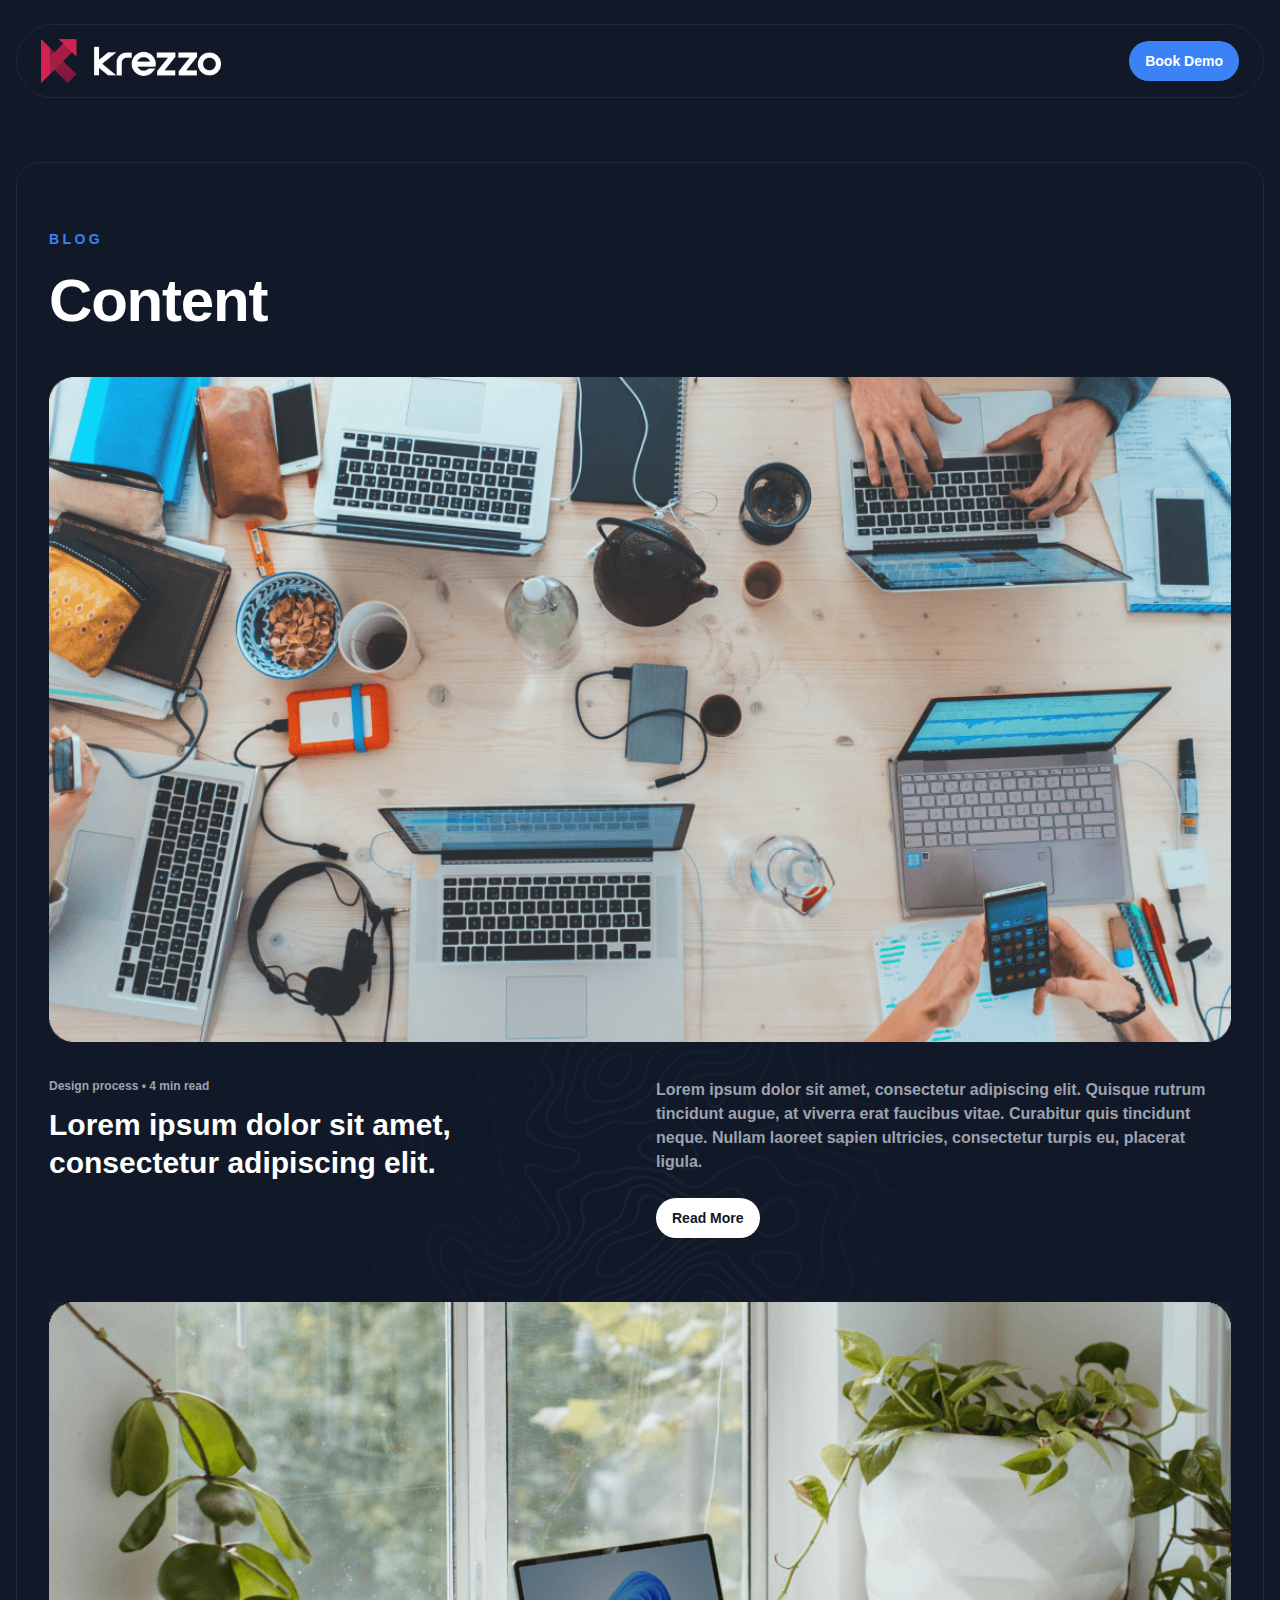
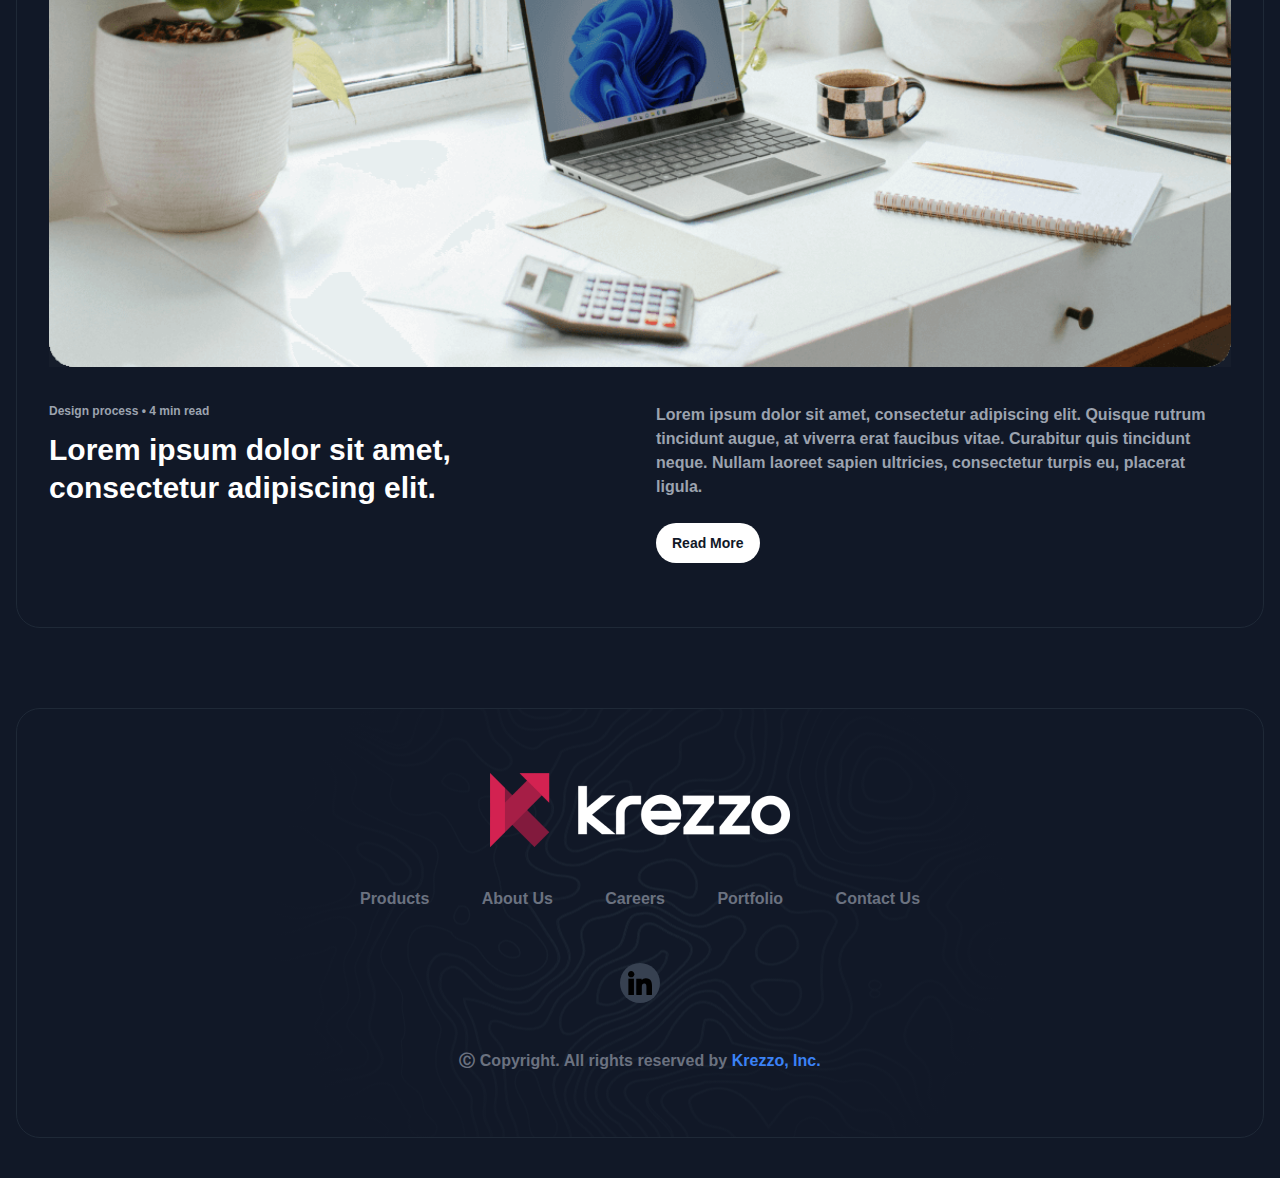
<file: public/contact-duplicate1.html>
<!DOCTYPE html>
<html lang="en">
<head>
    <title>Page title</title>
    <meta charset="utf-8">
    <meta name="viewport" content="width=device-width, initial-scale=1, shrink-to-fit=no">
    <link rel="preconnect" href="https://fonts.gstatic.com">
    <link href="https://fonts.cdnfonts.com/css/satoshi?styles=135009,135005,135007,135002,135000" rel="stylesheet">
    <link rel="stylesheet" href="css/tailwind/tailwind.min.css">
    <link rel="stylesheet" href="css/main.css">
    <link rel="icon" type="image/png" sizes="32x32" href="shuffle-for-tailwind.png">
    <script src="js/main.js"></script>
</head>
<body class="antialiased bg-body text-body font-body">
    <div class="">
                
      <section class="py-6 bg-white pt-6 bg-gray-900">
        <div class="container mx-auto px-4">
          <div class="flex items-center justify-between px-6 py-3.5 bg-gray-800 rounded-full bg-gray-900 border border-gray-800">
            <div class="w-auto">
              <div class="flex flex-wrap items-center">
                <div class="w-auto"><a href="#"><img src="images/Krezzo-1.png" alt="" class="image-med"></a></div>
              </div>
            </div>
            <div class="w-auto">
              <div class="flex flex-wrap items-center">
                <div class="w-auto hidden lg:block">
                  
                </div>
              </div>
            </div>
            <div class="w-auto">
              <div class="flex flex-wrap items-center">
                <div class="w-auto hidden lg:block">
                  <div class="flex flex-wrap -m-2">
                    <div class="w-full md:w-auto p-2"></div>
                    <div class="w-full md:w-auto p-2"><a class="block w-full px-4 py-2.5 text-sm text-center text-white font-bold bg-blue-500 hover:bg-blue-600 focus:ring-4 focus:ring-blue-200 rounded-full" href="#">Book Demo</a></div>
                  </div>
                </div>
                <div class="w-auto lg:hidden"><a class="inline-block" href="#">
                    <svg class="navbar-burger text-blue-500" width="45" height="45" viewbox="0 0 56 56" fill="none" xmlns="http://www.w3.org/2000/svg">
                      <rect width="56" height="56" rx="28" fill="currentColor"></rect>
                      <path d="M37 32H19M37 24H19" stroke="white" stroke-width="1.5" stroke-linecap="round" stroke-linejoin="round"></path>
                    </svg></a></div>
              </div>
            </div>
          </div>
          <div class="hidden navbar-menu fixed top-0 left-0 bottom-0 w-4/6 sm:max-w-xs z-50">
            <div class="navbar-backdrop fixed inset-0 bg-gray-800 opacity-80"></div>
            <nav class="relative z-10 px-9 pt-8 bg-gray-800 h-full overflow-y-auto">
              <div class="flex flex-wrap justify-between h-full">
                <div class="w-full">
                  <div class="flex items-center justify-between -m-2">
                    <div class="w-auto p-2"><a class="inline-block" href="#"><img src="zanrly-assets/logos/zanrly-logo-white.svg" alt=""></a></div>
                    <div class="w-auto p-2"><a class="inline-block navbar-burger" href="#">
                        <svg width="24" height="24" viewbox="0 0 24 24" fill="none" xmlns="http://www.w3.org/2000/svg">
                          <path d="M6 18L18 6M6 6L18 18" stroke="#ffffff" stroke-width="2" stroke-linecap="round" stroke-linejoin="round"></path>
                        </svg></a></div>
                  </div>
                </div>
                <div class="flex flex-col justify-center py-8 w-full">
                  <ul>
                    <li class="mb-9"><a class="inline-block text-sm font-bold text-gray-200 hover:text-gray-300" href="#">Features</a></li>
                    <li class="mb-9"><a class="inline-block text-sm font-bold text-gray-200 hover:text-gray-300" href="#">Solutions</a></li>
                    <li class="mb-9"><a class="inline-block text-sm font-bold text-gray-200 hover:text-gray-300" href="#">Resources</a></li>
                    <li><a class="inline-block text-sm font-bold text-gray-200 hover:text-gray-300" href="#">Pricing</a></li>
                  </ul>
                </div>
                <div class="flex flex-col justify-end w-full pb-8">
                  <div class="flex flex-wrap -m-2">
                    <div class="w-full p-2"><a class="block w-full px-4 py-2.5 text-sm text-center text-white font-bold bg-gray-800 hover:bg-gray-900 focus:ring-4 focus:ring-gray-500 border border-gray-700 rounded-full" href="#">Log In</a></div>
                    <div class="w-full p-2"><a class="block w-full px-4 py-2.5 text-sm text-center text-white font-bold bg-blue-500 hover:bg-blue-600 focus:ring-4 focus:ring-blue-200 rounded-full" href="#">Get Started</a></div>
                  </div>
                </div>
              </div>
            </nav>
          </div>
        </div>
      </section>
                
      <section class="py-10 bg-gray-900 overflow-hidden">
        <div class="container mx-auto px-4">
          <div class="relative py-16 px-8 bg-gray-900 overflow-hidden border border-gray-800 rounded-3xl">
            <div class="absolute top-1/2 left-1/2 min-w-max transform -translate-x-1/2 -translate-y-1/2">
              <div class="absolute bg-gradient-radial-dark w-full h-full"></div>
      <img src="zanrly-assets/images/pattern-dark.png" alt="">
            </div>
            <div class="relative max-w-7xl mx-auto">
              <div class="mb-10 md:max-w-4xl">
      <span class="inline-block mb-4 text-sm text-blue-500 font-bold uppercase tracking-widest">Blog</span>
                <h2 class="font-heading text-4xl md:text-5xl lg:text-6xl text-white font-black tracking-tight">Content</h2>
              </div>
              <div class="flex flex-wrap -m-8">
                <div class="w-full p-8">
      <img class="mb-9 w-full" src="zanrly-assets/images/blog/blog-screen2.png" alt="">
                  <div class="flex flex-wrap -m-4">
                    <div class="w-full md:w-1/2 p-4">
                      <p class="mb-3 text-xs text-gray-400 font-bold">Design process • 4 min read</p>
      <a class="group inline-block" href="#">
                        <h3 class="font-heading text-3xl text-white hover:text-gray-200 group-hover:underline font-black">Lorem ipsum dolor sit amet, consectetur adipiscing elit.</h3></a>
                    </div>
                    <div class="w-full md:w-1/2 p-4">
                      <p class="mb-6 text-gray-400 font-bold">Lorem ipsum dolor sit amet, consectetur adipiscing elit. Quisque rutrum tincidunt augue, at viverra erat faucibus vitae. Curabitur quis tincidunt neque. Nullam laoreet sapien ultricies, consectetur turpis eu, placerat ligula.</p>
                      <div class="flex flex-wrap -m-2">
                        <div class="w-full md:w-auto p-2"><a class="block w-full px-4 py-2.5 text-sm text-center text-gray-900 font-bold bg-white hover:bg-gray-200 focus:ring-4 focus:ring-gray-600 rounded-full" href="#">Read More</a></div>
                      </div>
                    </div>
                  </div>
                </div>
                <div class="w-full p-8">
      <img class="mb-9 w-full" src="zanrly-assets/images/blog/blog-screen.png" alt="">
                  <div class="flex flex-wrap -m-4">
                    <div class="w-full md:w-1/2 p-4">
                      <p class="mb-3 text-xs text-gray-400 font-bold">Design process • 4 min read</p>
      <a class="group inline-block" href="#">
                        <h3 class="font-heading text-3xl text-white hover:text-gray-200 group-hover:underline font-black">Lorem ipsum dolor sit amet, consectetur adipiscing elit.</h3></a>
                    </div>
                    <div class="w-full md:w-1/2 p-4">
                      <p class="mb-6 text-gray-400 font-bold">Lorem ipsum dolor sit amet, consectetur adipiscing elit. Quisque rutrum tincidunt augue, at viverra erat faucibus vitae. Curabitur quis tincidunt neque. Nullam laoreet sapien ultricies, consectetur turpis eu, placerat ligula.</p>
                      <div class="flex flex-wrap -m-2">
                        <div class="w-full md:w-auto p-2"><a class="block w-full px-4 py-2.5 text-sm text-center text-gray-900 font-bold bg-white hover:bg-gray-200 focus:ring-4 focus:ring-gray-600 rounded-full" href="#">Read More</a></div>
                      </div>
                    </div>
                  </div>
                </div>
              </div>
            </div>
          </div>
        </div>
      </section>
                
      <section class="py-10 bg-gray-900 overflow-hidden">
        <div class="container mx-auto px-4">
          <div class="relative py-16 px-8 bg-gray-900 overflow-hidden border border-gray-800 rounded-3xl">
            <div class="absolute top-1/2 left-1/2 min-w-max transform -translate-x-1/2 -translate-y-1/2">
              <div class="absolute bg-gradient-radial-dark w-full h-full"></div>
      <img src="zanrly-assets/images/pattern-dark.png" alt="">
            </div>
            <div class="relative flex flex-col justify-centers">
      <a class="inline-block max-w-max mx-auto mb-10" href="#"><img src="images/Krezzo-1.png" alt=""></a>
              <ul class="-m-6 mb-7 text-center">
                <li class="inline-flex p-6"><a class="inline-block text-gray-500 hover:text-gray-600 font-bold" href="#">Products</a></li>
                <li class="inline-flex p-6"><a class="inline-block text-gray-500 hover:text-gray-600 font-bold" href="#">About Us</a></li>
                <li class="inline-flex p-6"><a class="inline-block text-gray-500 hover:text-gray-600 font-bold" href="#">Careers</a></li>
                <li class="inline-flex p-6"><a class="inline-block text-gray-500 hover:text-gray-600 font-bold" href="#">Portfolio</a></li>
                <li class="inline-flex p-6"><a class="inline-block text-gray-500 hover:text-gray-600 font-bold" href="#">Contact Us</a></li>
              </ul>
              <div class="flex flex-wrap justify-center -m-1.5 mb-10">
                
                <div class="w-auto p-1.5"><a class="flex items-center justify-center w-10 h-10 bg-gray-700 rounded-full" href="https://www.linkedin.com/company/krezzo/"><img src="images/linkedin-1-svg.svg" alt="" class="image-smaller image"></a></div>
                
              </div>
              <p class="text-gray-500 text-center font-bold"><span>Ⓒ Copyright. All rights reserved by </span><a class="text-blue-500 hover:text-blue-600" href="https://www.krezzo.com">Krezzo, Inc.</a></p>
            </div>
          </div>
        </div>
      </section>
    </div>
</body>
</html>
</file>
<file: public/css/main.css>
.image-med {
  width: 60%
}
.image-m,
.image-smaller {
  width: 80%
}
.image,
.smaller {
  width: 60%
}
.t {
  color: #0cf
}
.imagey {
  width: 50%
}
</file>
